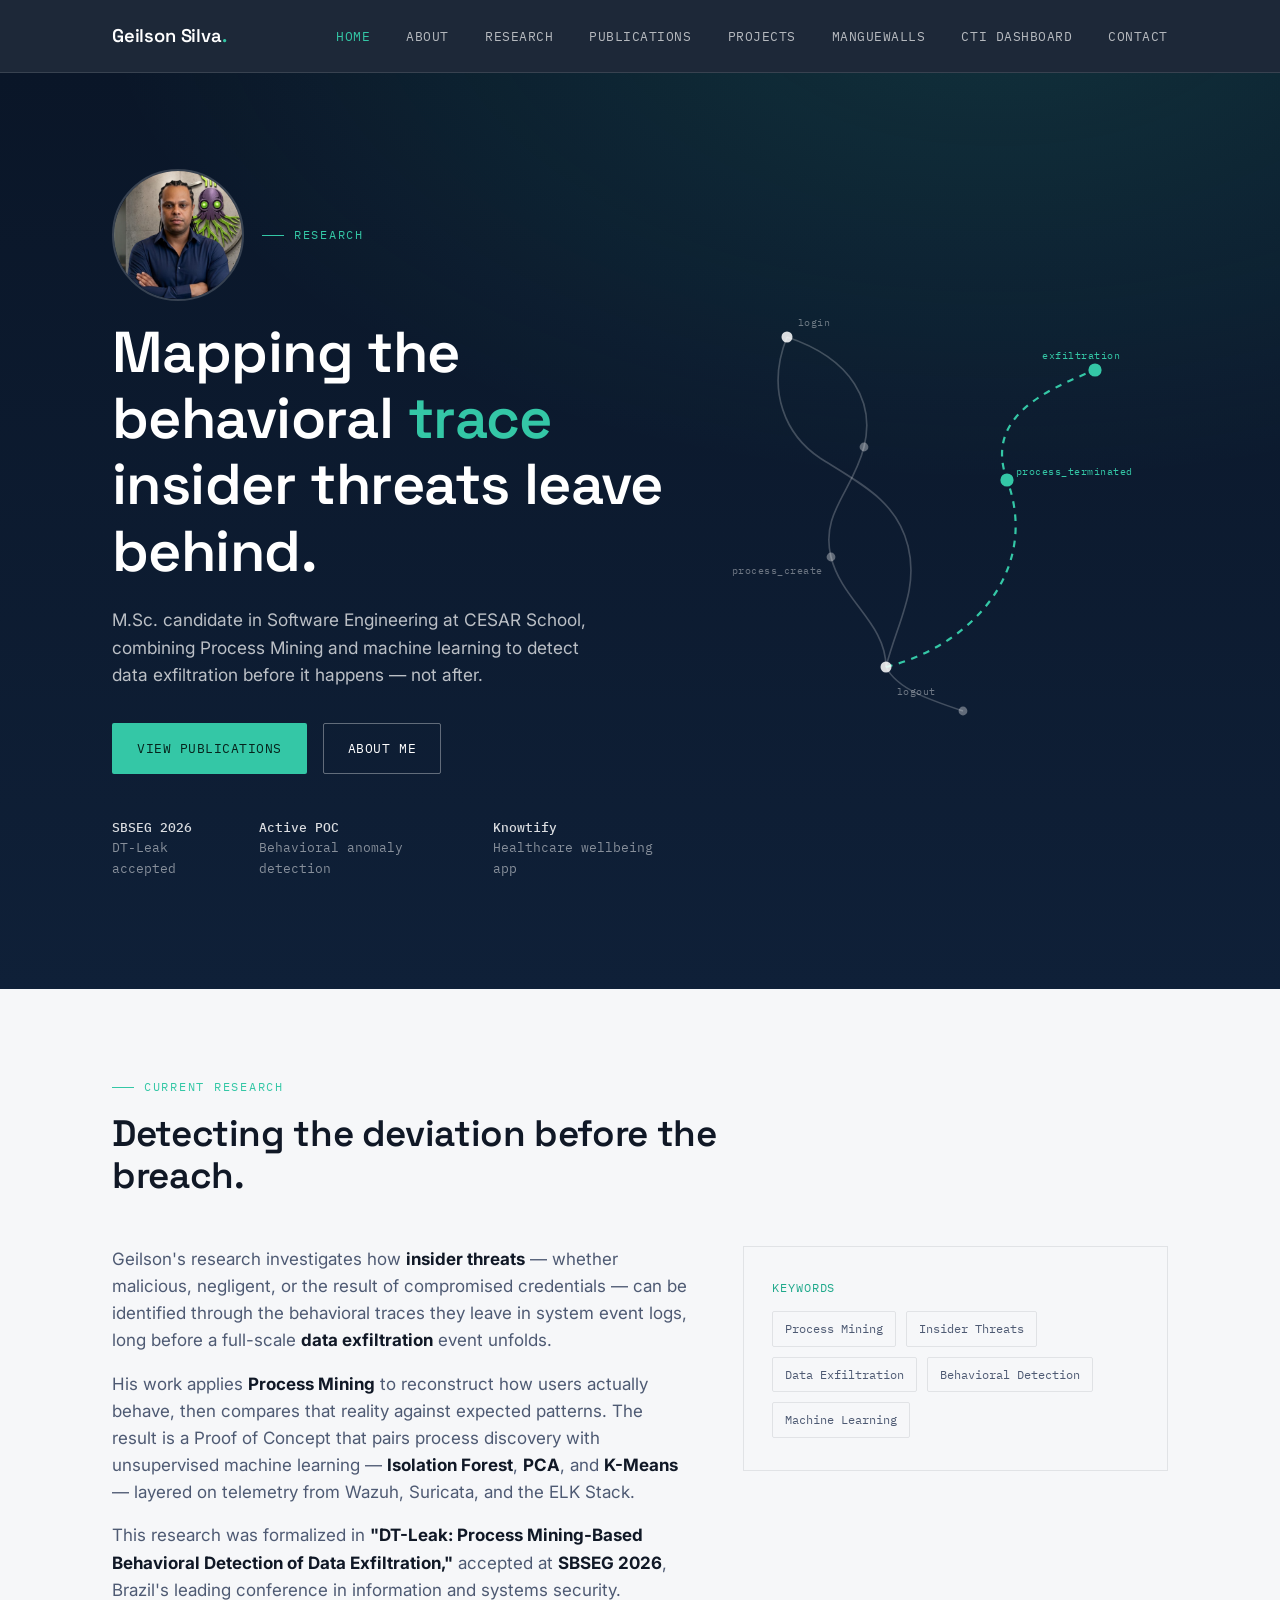
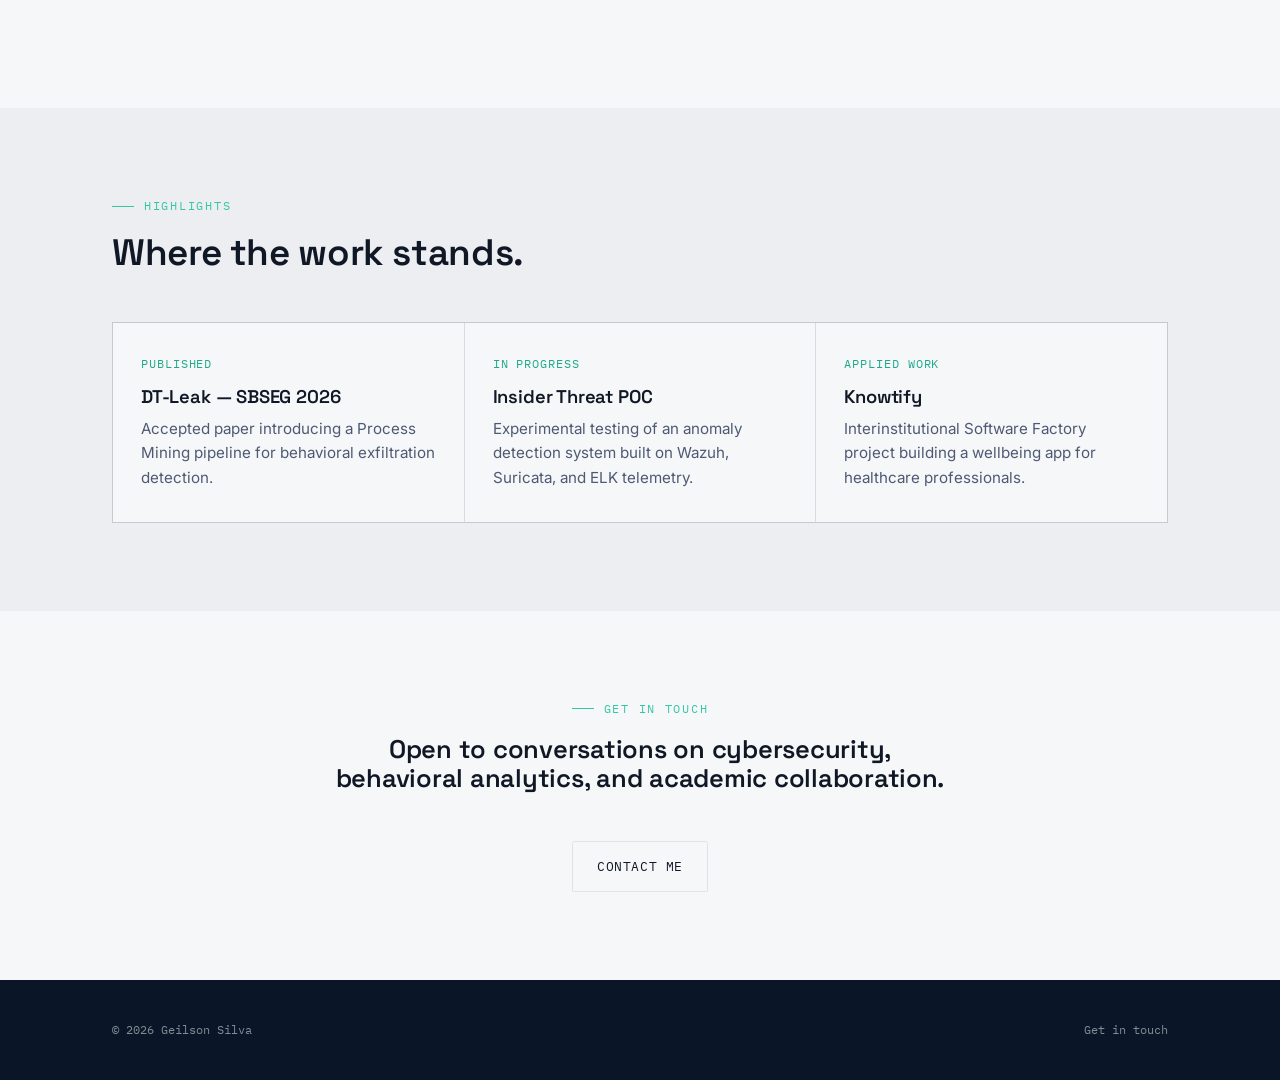
<file: index.html>
<!DOCTYPE html>
<html lang="en">
<head>
<meta charset="UTF-8">
<meta name="viewport" content="width=device-width, initial-scale=1.0">
<title>Geilson Silva — Process Mining &amp; Insider Threat Research</title>
<meta name="description" content="Geilson Silva is a Software Engineering M.Sc. candidate researching Process Mining-based detection of insider threats and data exfiltration.">
<link rel="preconnect" href="https://fonts.googleapis.com">
<link href="https://fonts.googleapis.com/css2?family=Space+Grotesk:wght@500;600;700&family=Inter:wght@400;500;600&family=IBM+Plex+Mono:wght@400;500&display=swap" rel="stylesheet">
<link rel="stylesheet" href="style.css">
</head>
<body>

<header class="site-header">
  <div class="container nav">
    <a href="index.html" class="nav-logo">Geilson Silva<span>.</span></a>
    <button class="nav-toggle" aria-label="Toggle menu" aria-expanded="false">☰</button>
    <ul class="nav-links">
      <li><a href="index.html">Home</a></li>
      <li><a href="about.html">About</a></li>
      <li><a href="research.html">Research</a></li>
      <li><a href="publications.html">Publications</a></li>
      <li><a href="projects.html">Projects</a></li>
      <li><a href="manguewalls.html">Manguewalls</a></li>
      <li><a href="cti-dashboard.html">CTI Dashboard</a></li>
      <li><a href="contact.html">Contact</a></li>
    </ul>
  </div>
</header>

<section class="hero">
  <div class="container hero-grid">
    <div>
      <div style="display:flex; align-items:center; gap:18px; margin-bottom:8px;">
        <div class="avatar-chip">
          <img src="assets/geilson-photo.jpg" alt="Geilson Silva">
        </div>
        <p class="eyebrow" style="margin:0;">Research</p>
      </div>
      <h1>Mapping the behavioral <em>trace</em> insider threats leave behind.</h1>
      <p class="hero-sub">M.Sc. candidate in Software Engineering at CESAR School, combining Process Mining and machine learning to detect data exfiltration before it happens — not after.</p>
      <div class="hero-actions">
        <a href="publications.html" class="btn btn-primary">View Publications</a>
        <a href="about.html" class="btn btn-ghost">About Me</a>
      </div>
      <div class="hero-meta">
        <div><strong>SBSEG 2026</strong><br>DT-Leak accepted</div>
        <div><strong>Active POC</strong><br>Behavioral anomaly detection</div>
        <div><strong>Knowtify</strong><br>Healthcare wellbeing app</div>
      </div>
    </div>
    <div class="trace-wrap">
      <!-- Signature graphic: a process trace with one anomalous path, literalizing the research subject -->
      <svg class="trace-svg" viewBox="0 0 400 420" xmlns="http://www.w3.org/2000/svg" role="img" aria-label="Diagram of a normal process trace branching into an anomalous path">
        <path class="trace-path" d="M60,40 C120,60 140,100 130,140 C120,180 90,200 100,240 C110,280 150,300 150,340" />
        <path class="trace-path" d="M60,40 C40,90 60,130 90,150 C130,175 160,190 170,230 C180,270 160,300 150,340" />
        <path class="trace-path" d="M150,340 C160,360 190,370 220,380" />
        <path class="trace-path anomaly" d="M150,340 C230,320 290,250 260,170 C240,115 290,90 340,70" />

        <circle class="trace-node" cx="60" cy="40" r="5" />
        <circle class="trace-node dim" cx="130" cy="140" r="4" />
        <circle class="trace-node dim" cx="100" cy="240" r="4" />
        <circle class="trace-node" cx="150" cy="340" r="5" />
        <circle class="trace-node dim" cx="220" cy="380" r="4" />
        <circle class="trace-node anomaly" cx="260" cy="170" r="6" />
        <circle class="trace-node anomaly" cx="340" cy="70" r="6" />

        <text class="trace-label" x="70" y="30">login</text>
        <text class="trace-label" x="10" y="255">process_create</text>
        <text class="trace-label" x="160" y="365">logout</text>
        <text class="trace-label anomaly" x="268" y="165">process_terminated</text>
        <text class="trace-label anomaly" x="292" y="60">exfiltration</text>
      </svg>
    </div>
  </div>
</section>

<section class="section">
  <div class="container">
    <div class="section-head">
      <p class="eyebrow">Current Research</p>
      <h2>Detecting the deviation before the breach.</h2>
    </div>
    <div class="split">
      <div class="prose">
        <p>Geilson's research investigates how <strong>insider threats</strong> — whether malicious, negligent, or the result of compromised credentials — can be identified through the behavioral traces they leave in system event logs, long before a full-scale <strong>data exfiltration</strong> event unfolds.</p>
        <p>His work applies <strong>Process Mining</strong> to reconstruct how users actually behave, then compares that reality against expected patterns. The result is a Proof of Concept that pairs process discovery with unsupervised machine learning — <strong>Isolation Forest</strong>, <strong>PCA</strong>, and <strong>K-Means</strong> — layered on telemetry from Wazuh, Suricata, and the ELK Stack.</p>
        <p>This research was formalized in <strong>"DT-Leak: Process Mining-Based Behavioral Detection of Data Exfiltration,"</strong> accepted at <strong>SBSEG 2026</strong>, Brazil's leading conference in information and systems security.</p>
      </div>
      <div>
        <div class="card" style="border:1px solid var(--border);">
          <p class="tag">Keywords</p>
          <div class="keywords" style="margin-top:14px;">
            <span class="keyword">Process Mining</span>
            <span class="keyword">Insider Threats</span>
            <span class="keyword">Data Exfiltration</span>
            <span class="keyword">Behavioral Detection</span>
            <span class="keyword">Machine Learning</span>
          </div>
        </div>
      </div>
    </div>
  </div>
</section>

<section class="section section-alt">
  <div class="container">
    <div class="section-head">
      <p class="eyebrow">Highlights</p>
      <h2>Where the work stands.</h2>
    </div>
  </div>
  <div class="container">
    <div class="card-grid">
      <div class="card">
        <p class="tag">Published</p>
        <h3>DT-Leak — SBSEG 2026</h3>
        <p>Accepted paper introducing a Process Mining pipeline for behavioral exfiltration detection.</p>
      </div>
      <div class="card">
        <p class="tag">In Progress</p>
        <h3>Insider Threat POC</h3>
        <p>Experimental testing of an anomaly detection system built on Wazuh, Suricata, and ELK telemetry.</p>
      </div>
      <div class="card">
        <p class="tag">Applied Work</p>
        <h3>Knowtify</h3>
        <p>Interinstitutional Software Factory project building a wellbeing app for healthcare professionals.</p>
      </div>
    </div>
  </div>
</section>

<section class="section text-center">
  <div class="container">
    <p class="eyebrow" style="justify-content:center;">Get in touch</p>
    <h2 style="margin-top:14px;">Open to conversations on cybersecurity,<br>behavioral analytics, and academic collaboration.</h2>
    <div class="mt-lg">
      <a href="contact.html" class="btn btn-ghost-dark">Contact Me</a>
    </div>
  </div>
</section>

<footer class="site-footer">
  <div class="container footer-row">
    <span>© 2026 Geilson Silva</span>
    <span><a href="contact.html">Get in touch</a></span>
  </div>
</footer>

<script src="script.js"></script>
</body>
</html>
</file>
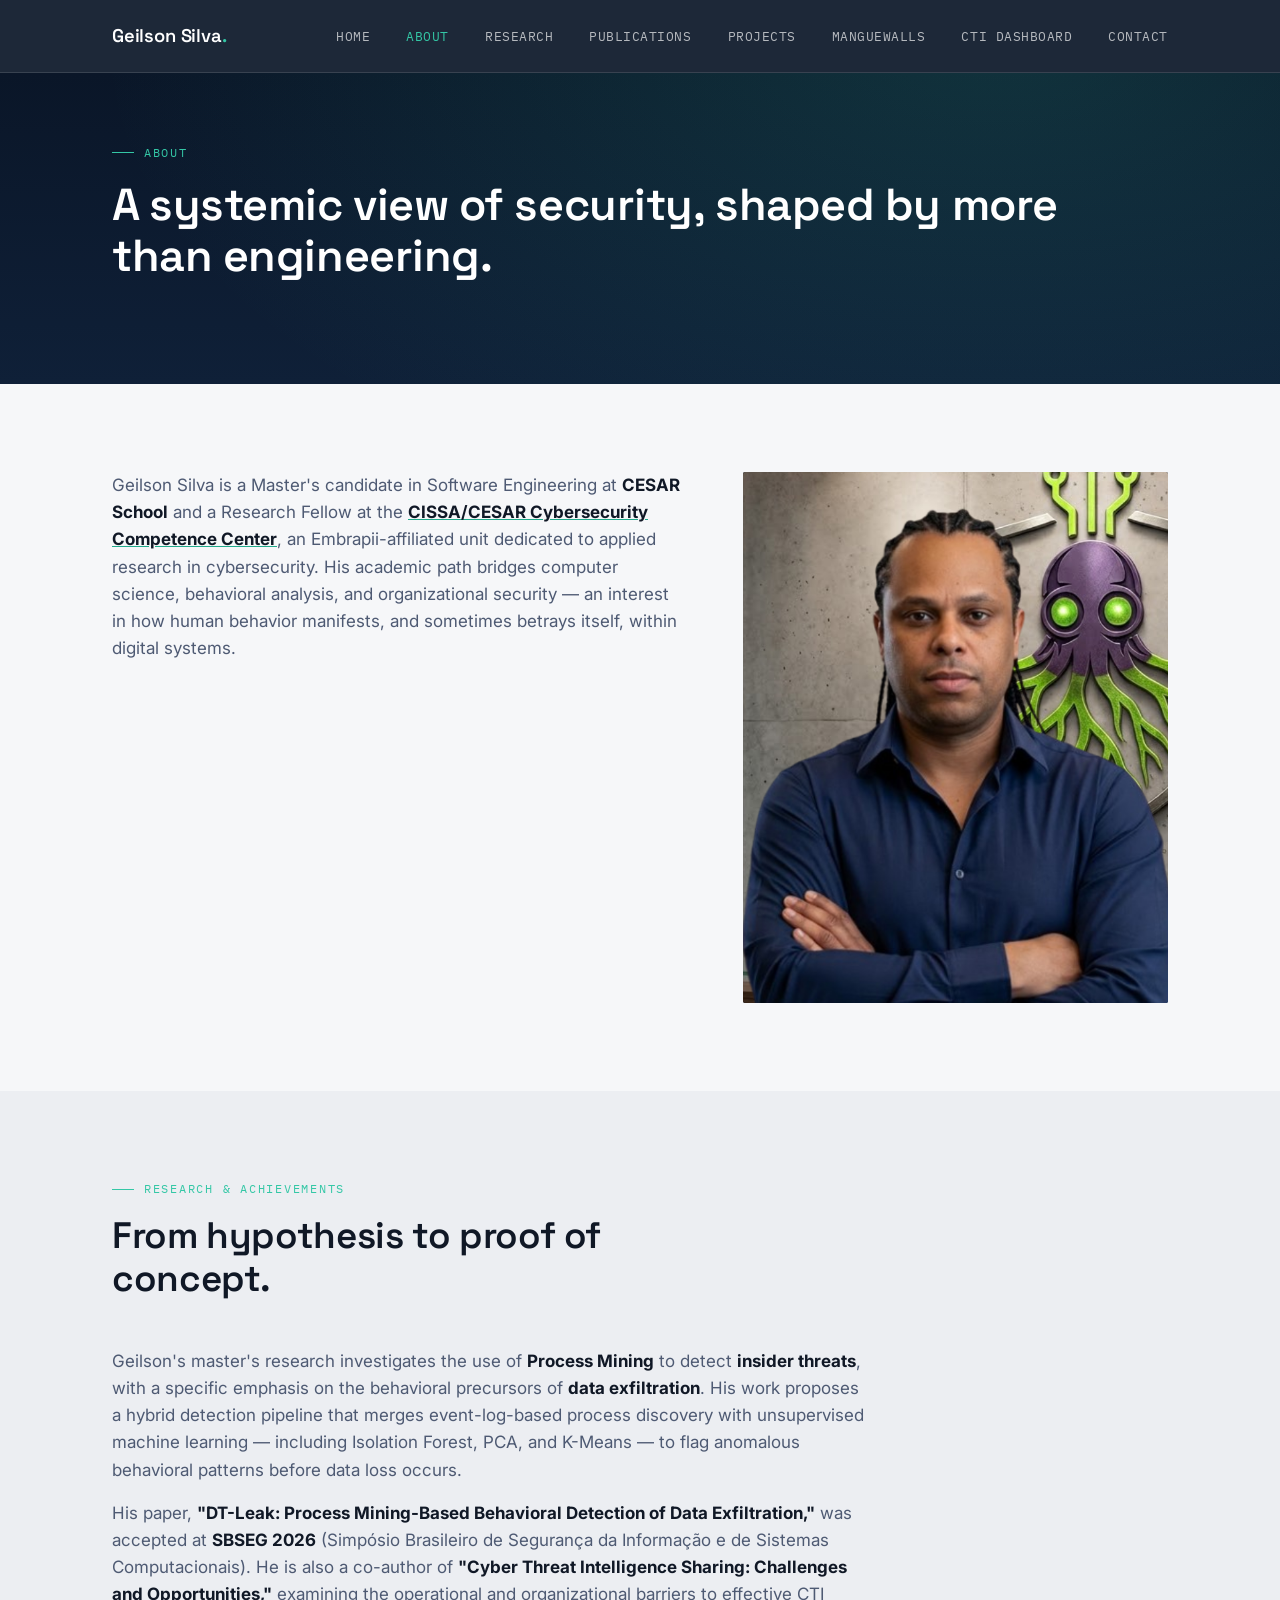
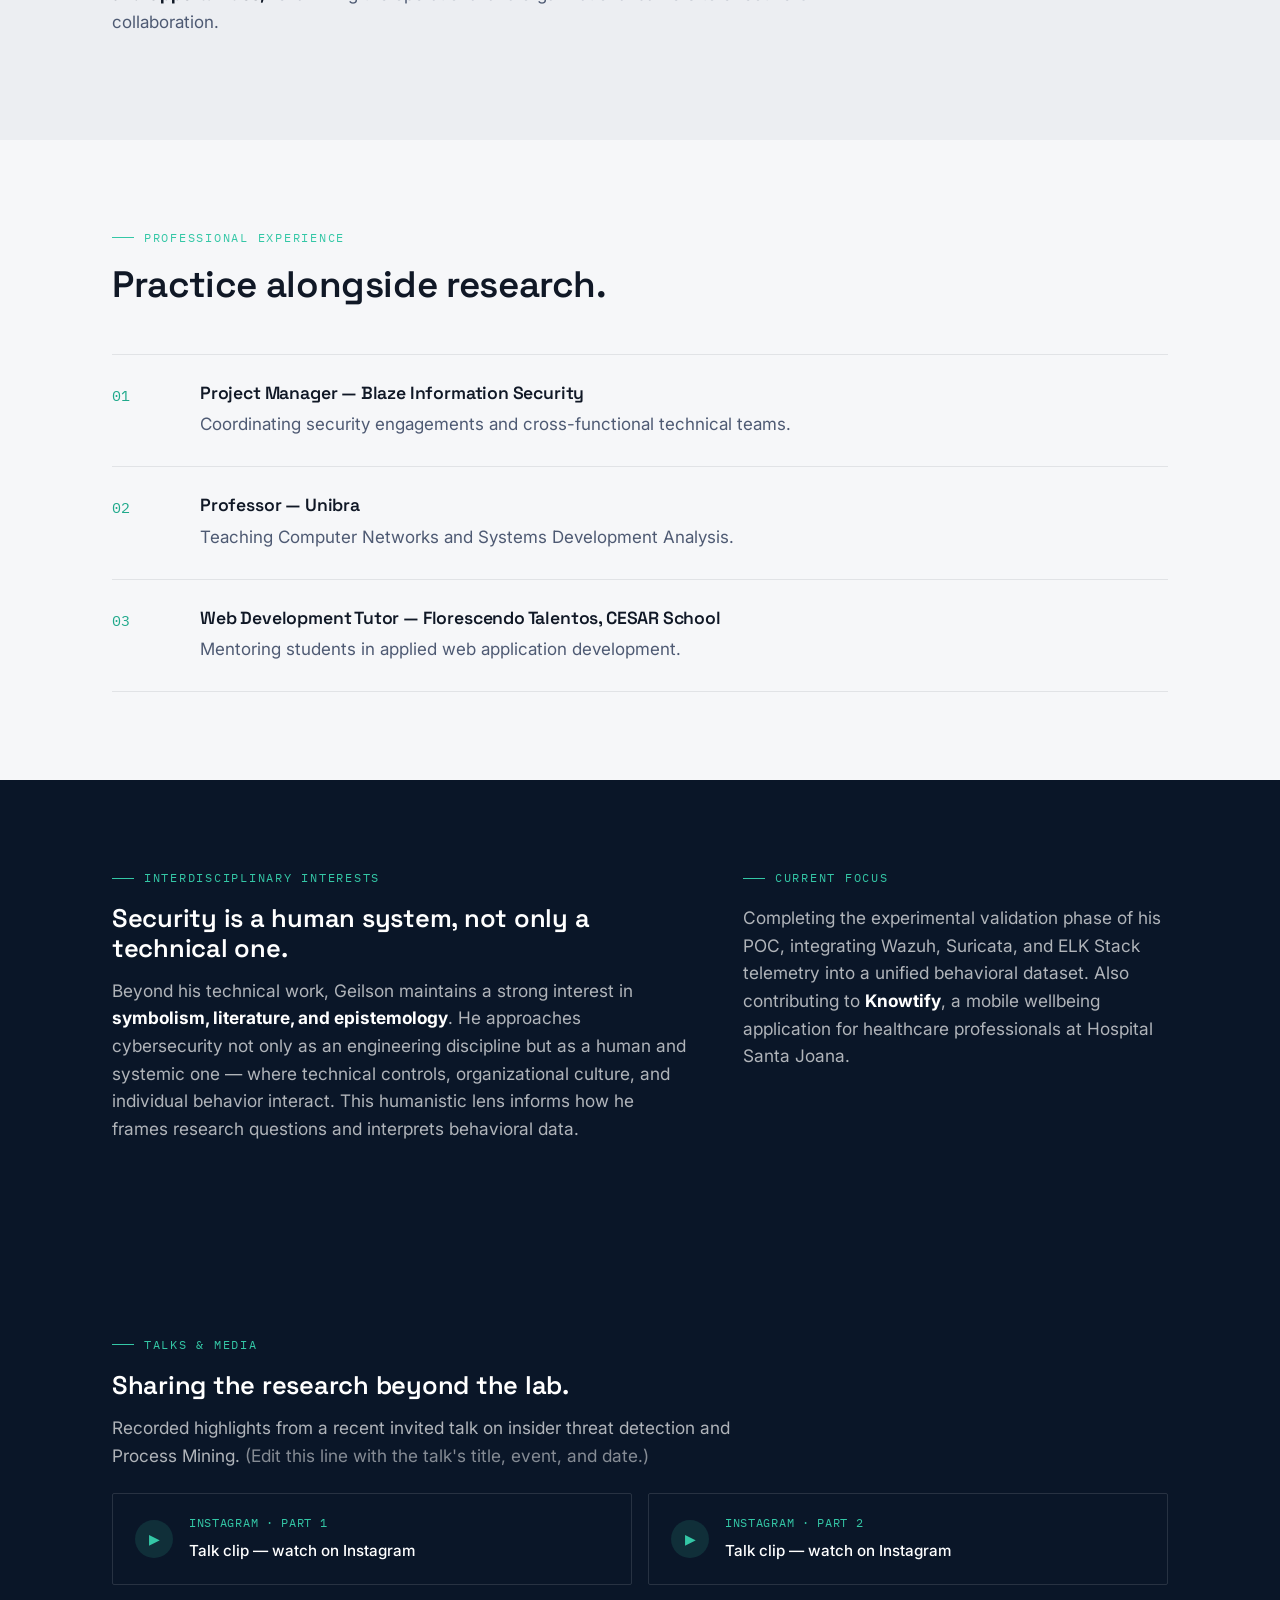
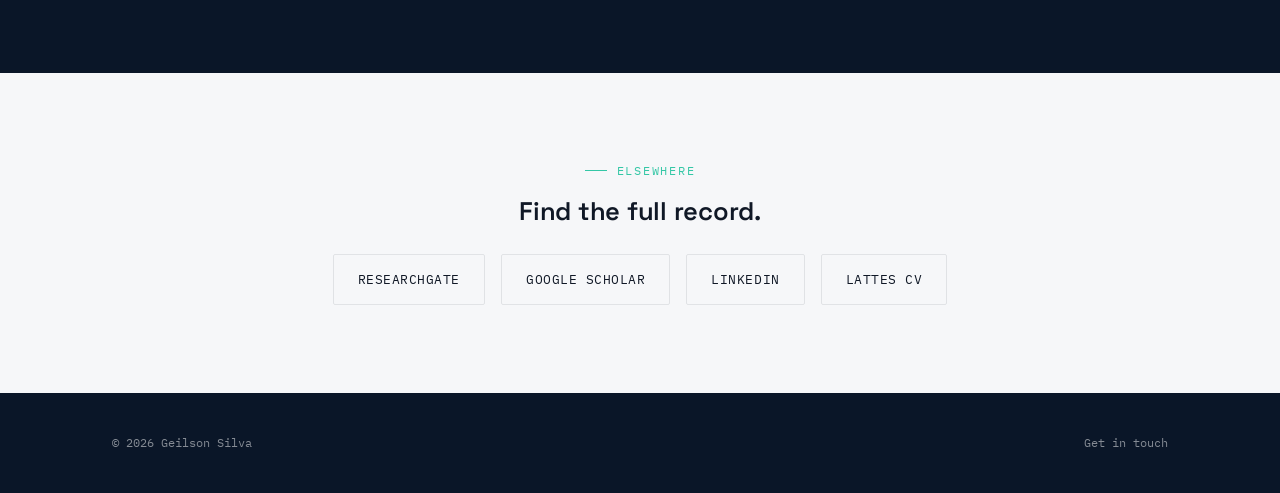
<file: about.html>
<!DOCTYPE html>
<html lang="en">
<head>
<meta charset="UTF-8">
<meta name="viewport" content="width=device-width, initial-scale=1.0">
<title>About — Geilson Silva</title>
<meta name="description" content="About Geilson Silva: research, professional experience, and interdisciplinary interests.">
<link rel="preconnect" href="https://fonts.googleapis.com">
<link href="https://fonts.googleapis.com/css2?family=Space+Grotesk:wght@500;600;700&family=Inter:wght@400;500;600&family=IBM+Plex+Mono:wght@400;500&display=swap" rel="stylesheet">
<link rel="stylesheet" href="style.css">
</head>
<body>

<header class="site-header">
  <div class="container nav">
    <a href="index.html" class="nav-logo">Geilson Silva<span>.</span></a>
    <button class="nav-toggle" aria-label="Toggle menu" aria-expanded="false">☰</button>
    <ul class="nav-links">
      <li><a href="index.html">Home</a></li>
      <li><a href="about.html">About</a></li>
      <li><a href="research.html">Research</a></li>
      <li><a href="publications.html">Publications</a></li>
      <li><a href="projects.html">Projects</a></li>
      <li><a href="manguewalls.html">Manguewalls</a></li>
      <li><a href="cti-dashboard.html">CTI Dashboard</a></li>
      <li><a href="contact.html">Contact</a></li>
    </ul>
  </div>
</header>

<section class="hero" style="padding:70px 0 80px;">
  <div class="container">
    <p class="eyebrow">About</p>
    <h1 style="font-size:clamp(2rem,4vw,2.8rem); margin-top:14px;">A systemic view of security, shaped by more than engineering.</h1>
  </div>
</section>

<section class="section">
  <div class="container split">
    <div class="prose">
      <p>Geilson Silva is a Master's candidate in Software Engineering at <strong>CESAR School</strong> and a Research Fellow at the <strong><a href="https://www.cesar.org.br/ciberseguranca" target="_blank" rel="noopener" style="color:inherit; text-decoration-color: var(--accent-strong);">CISSA/CESAR Cybersecurity Competence Center</a></strong>, an Embrapii-affiliated unit dedicated to applied research in cybersecurity. His academic path bridges computer science, behavioral analysis, and organizational security — an interest in how human behavior manifests, and sometimes betrays itself, within digital systems.</p>
    </div>
    <div>
      <div class="avatar-block">
        <img src="assets/geilson-photo.jpg" alt="Geilson Silva, portrait">
      </div>
    </div>
  </div>
</section>

<section class="section section-alt">
  <div class="container">
    <div class="section-head">
      <p class="eyebrow">Research &amp; Achievements</p>
      <h2>From hypothesis to proof of concept.</h2>
    </div>
    <div class="prose" style="max-width:760px;">
      <p>Geilson's master's research investigates the use of <strong>Process Mining</strong> to detect <strong>insider threats</strong>, with a specific emphasis on the behavioral precursors of <strong>data exfiltration</strong>. His work proposes a hybrid detection pipeline that merges event-log-based process discovery with unsupervised machine learning — including Isolation Forest, PCA, and K-Means — to flag anomalous behavioral patterns before data loss occurs.</p>
      <p>His paper, <strong>"DT-Leak: Process Mining-Based Behavioral Detection of Data Exfiltration,"</strong> was accepted at <strong>SBSEG 2026</strong> (Simpósio Brasileiro de Segurança da Informação e de Sistemas Computacionais). He is also a co-author of <strong>"Cyber Threat Intelligence Sharing: Challenges and Opportunities,"</strong> examining the operational and organizational barriers to effective CTI collaboration.</p>
    </div>
  </div>
</section>

<section class="section">
  <div class="container">
    <div class="section-head">
      <p class="eyebrow">Professional Experience</p>
      <h2>Practice alongside research.</h2>
    </div>
    <ul class="steps">
      <li class="step">
        <span class="num">01</span>
        <div>
          <h3>Project Manager — Blaze Information Security</h3>
          <p>Coordinating security engagements and cross-functional technical teams.</p>
        </div>
      </li>
      <li class="step">
        <span class="num">02</span>
        <div>
          <h3>Professor — Unibra</h3>
          <p>Teaching Computer Networks and Systems Development Analysis.</p>
        </div>
      </li>
      <li class="step">
        <span class="num">03</span>
        <div>
          <h3>Web Development Tutor — Florescendo Talentos, CESAR School</h3>
          <p>Mentoring students in applied web application development.</p>
        </div>
      </li>
    </ul>
  </div>
</section>

<section class="section section-dark">
  <div class="container split">
    <div>
      <p class="eyebrow">Interdisciplinary Interests</p>
      <h2 style="margin-top:14px;">Security is a human system, not only a technical one.</h2>
      <p class="lede">Beyond his technical work, Geilson maintains a strong interest in <strong style="color:#fff;">symbolism, literature, and epistemology</strong>. He approaches cybersecurity not only as an engineering discipline but as a human and systemic one — where technical controls, organizational culture, and individual behavior interact. This humanistic lens informs how he frames research questions and interprets behavioral data.</p>
    </div>
    <div>
      <p class="eyebrow">Current Focus</p>
      <p class="lede" style="margin-top:14px;">Completing the experimental validation phase of his POC, integrating Wazuh, Suricata, and ELK Stack telemetry into a unified behavioral dataset. Also contributing to <strong style="color:#fff;">Knowtify</strong>, a mobile wellbeing application for healthcare professionals at Hospital Santa Joana.</p>
    </div>
  </div>
</section>

<section class="section section-dark">
  <div class="container">
    <p class="eyebrow">Talks &amp; Media</p>
    <h2 style="margin-top:14px;">Sharing the research beyond the lab.</h2>
    <p class="lede" style="margin-top:14px; max-width:640px;">Recorded highlights from a recent invited talk on insider threat detection and Process Mining. <em style="color:rgba(255,255,255,0.5); font-style:normal;">(Edit this line with the talk's title, event, and date.)</em></p>
    <div class="talk-grid">
      <a href="https://www.instagram.com/p/DP32Oz-EQMU/" target="_blank" rel="noopener" class="talk-card">
        <span class="icon">▶</span>
        <span>
          <span class="label">Instagram · Part 1</span>
          <span class="title">Talk clip — watch on Instagram</span>
        </span>
      </a>
      <a href="https://www.instagram.com/p/DP31xNVEXGM/?utm_source=ig_web_copy_link&igsh=MzRlODBiNWFlZA==" target="_blank" rel="noopener" class="talk-card">
        <span class="icon">▶</span>
        <span>
          <span class="label">Instagram · Part 2</span>
          <span class="title">Talk clip — watch on Instagram</span>
        </span>
      </a>
    </div>
  </div>
</section>

<section class="section text-center">
  <div class="container">
    <p class="eyebrow" style="justify-content:center;">Elsewhere</p>
    <h2 style="margin-top:14px;">Find the full record.</h2>
    <div class="hero-actions" style="justify-content:center; margin-top:28px; flex-wrap:wrap;">
      <a href="https://www.researchgate.net/profile/Geilson-Silva-4?ev=hdr_xprf" target="_blank" rel="noopener" class="btn btn-ghost-dark">ResearchGate</a>
      <a href="https://scholar.google.com.br/citations?user=PN2JZTYAAAAJ&hl=pt-BR" target="_blank" rel="noopener" class="btn btn-ghost-dark">Google Scholar</a>
      <a href="https://www.linkedin.com/in/geilsonfidelis/" target="_blank" rel="noopener" class="btn btn-ghost-dark">LinkedIn</a>
      <a href="https://lattes.cnpq.br/7768352215702276" target="_blank" rel="noopener" class="btn btn-ghost-dark">Lattes CV</a>
    </div>
  </div>
</section>

<footer class="site-footer">
  <div class="container footer-row">
    <span>© 2026 Geilson Silva</span>
    <span><a href="contact.html">Get in touch</a></span>
  </div>
</footer>

<script src="script.js"></script>
</body>
</html>
</file>
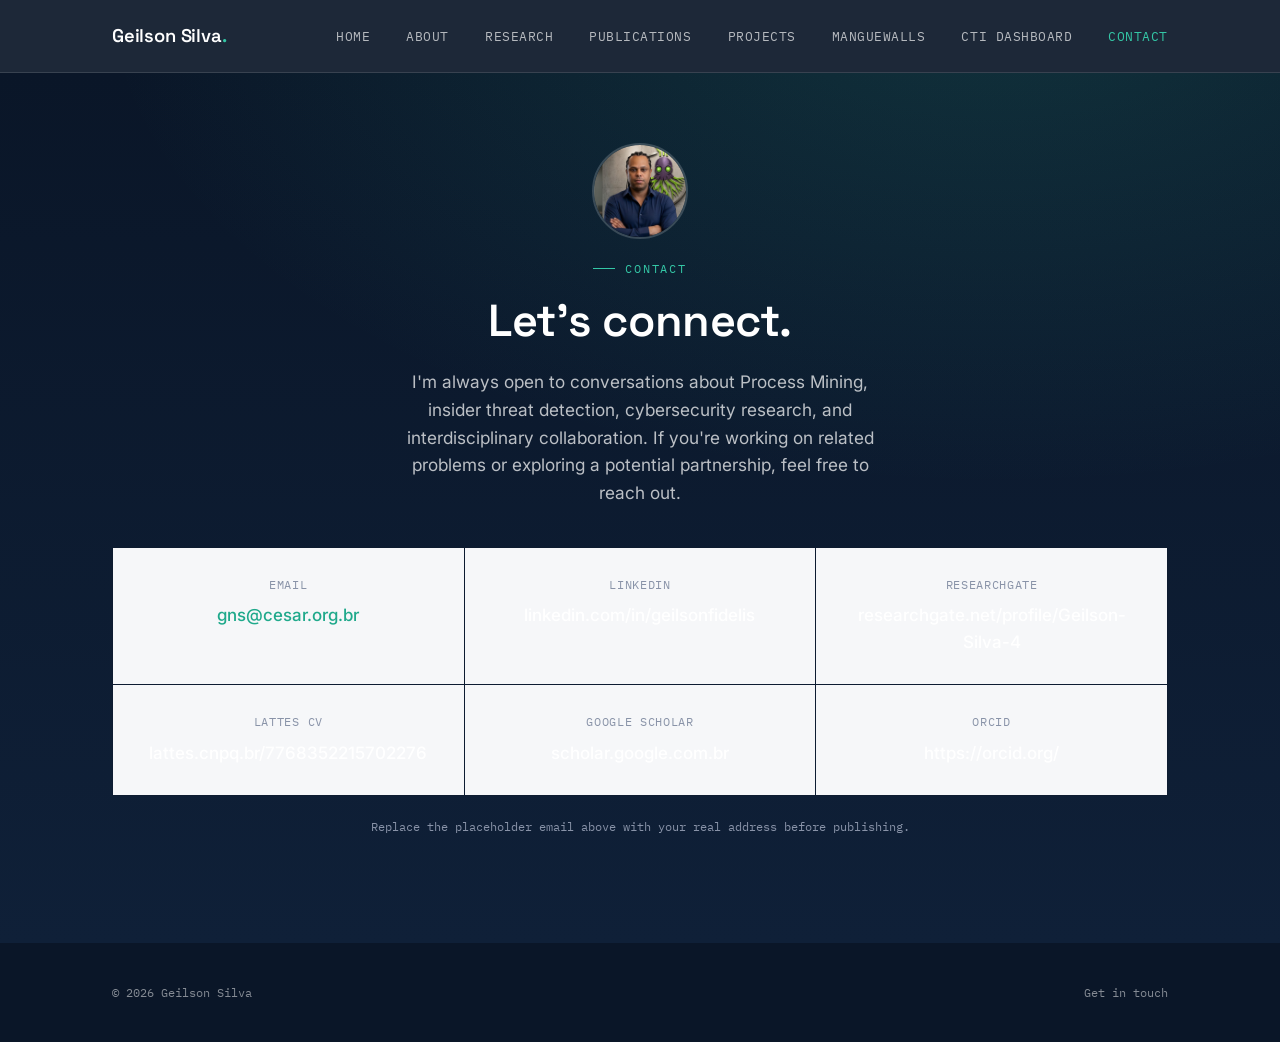
<file: contact.html>
<!DOCTYPE html>
<html lang="en">
<head>
<meta charset="UTF-8">
<meta name="viewport" content="width=device-width, initial-scale=1.0">
<title>Contact — Geilson Silva</title>
<meta name="description" content="Get in touch with Geilson Silva for research collaboration, academic inquiries, or partnerships.">
<link rel="preconnect" href="https://fonts.googleapis.com">
<link href="https://fonts.googleapis.com/css2?family=Space+Grotesk:wght@500;600;700&family=Inter:wght@400;500;600&family=IBM+Plex+Mono:wght@400;500&display=swap" rel="stylesheet">
<link rel="stylesheet" href="style.css">
</head>
<body>

<header class="site-header">
  <div class="container nav">
    <a href="index.html" class="nav-logo">Geilson Silva<span>.</span></a>
    <button class="nav-toggle" aria-label="Toggle menu" aria-expanded="false">☰</button>
    <ul class="nav-links">
      <li><a href="index.html">Home</a></li>
      <li><a href="about.html">About</a></li>
      <li><a href="research.html">Research</a></li>
      <li><a href="publications.html">Publications</a></li>
      <li><a href="projects.html">Projects</a></li>
      <li><a href="manguewalls.html">Manguewalls</a></li>
      <li><a href="cti-dashboard.html">CTI Dashboard</a></li>
      <li><a href="contact.html">Contact</a></li>
    </ul>
  </div>
</header>

<section class="hero" style="padding:70px 0 90px;">
  <div class="container text-center">
    <div class="avatar-chip" style="width:96px; height:96px; margin:0 auto 20px;">
      <img src="assets/geilson-photo.jpg" alt="Geilson Silva">
    </div>
    <p class="eyebrow" style="justify-content:center;">Contact</p>
    <h1 style="font-size:clamp(2rem,4vw,2.8rem); margin-top:14px;">Let's connect.</h1>
    <p class="hero-sub" style="margin:18px auto 0;">I'm always open to conversations about Process Mining, insider threat detection, cybersecurity research, and interdisciplinary collaboration. If you're working on related problems or exploring a potential partnership, feel free to reach out.</p>

    <div class="contact-grid">
      <a href="mailto:gns@cesar.org.br" class="contact-item">
        <span class="k">Email</span>
        <span class="v accent">gns@cesar.org.br</span>
      </a>
      <a href="https://www.linkedin.com/in/geilsonfidelis/" target="_blank" rel="noopener" class="contact-item">
        <span class="k">LinkedIn</span>
        <span class="v">linkedin.com/in/geilsonfidelis</span>
      </a>
      <a href="https://www.researchgate.net/profile/Geilson-Silva-4?ev=hdr_xprf" target="_blank" rel="noopener" class="contact-item">
        <span class="k">ResearchGate</span>
        <span class="v">researchgate.net/profile/Geilson-Silva-4</span>
      </a>
      <a href="https://lattes.cnpq.br/7768352215702276" target="_blank" rel="noopener" class="contact-item">
        <span class="k">Lattes CV</span>
        <span class="v">lattes.cnpq.br/7768352215702276</span>
      </a>
      <a href="https://scholar.google.com.br/citations?user=PN2JZTYAAAAJ&hl=pt-BR" target="_blank" rel="noopener" class="contact-item">
        <span class="k">Google Scholar</span>
        <span class="v">scholar.google.com.br</span>
      </a>
      <a href="https://orcid.org/0009-0002-0431-6603" target="_blank" rel="noopener" class="contact-item">
        <span class="k">ORCID</span>
        <span class="v">https://orcid.org/</span>
      </a>
    </div>

    <p class="avatar-note" style="margin-top:22px;">Replace the placeholder email above with your real address before publishing.</p>
  </div>
</section>

<footer class="site-footer">
  <div class="container footer-row">
    <span>© 2026 Geilson Silva</span>
    <span><a href="contact.html">Get in touch</a></span>
  </div>
</footer>

<script src="script.js"></script>
</body>
</html>
</file>
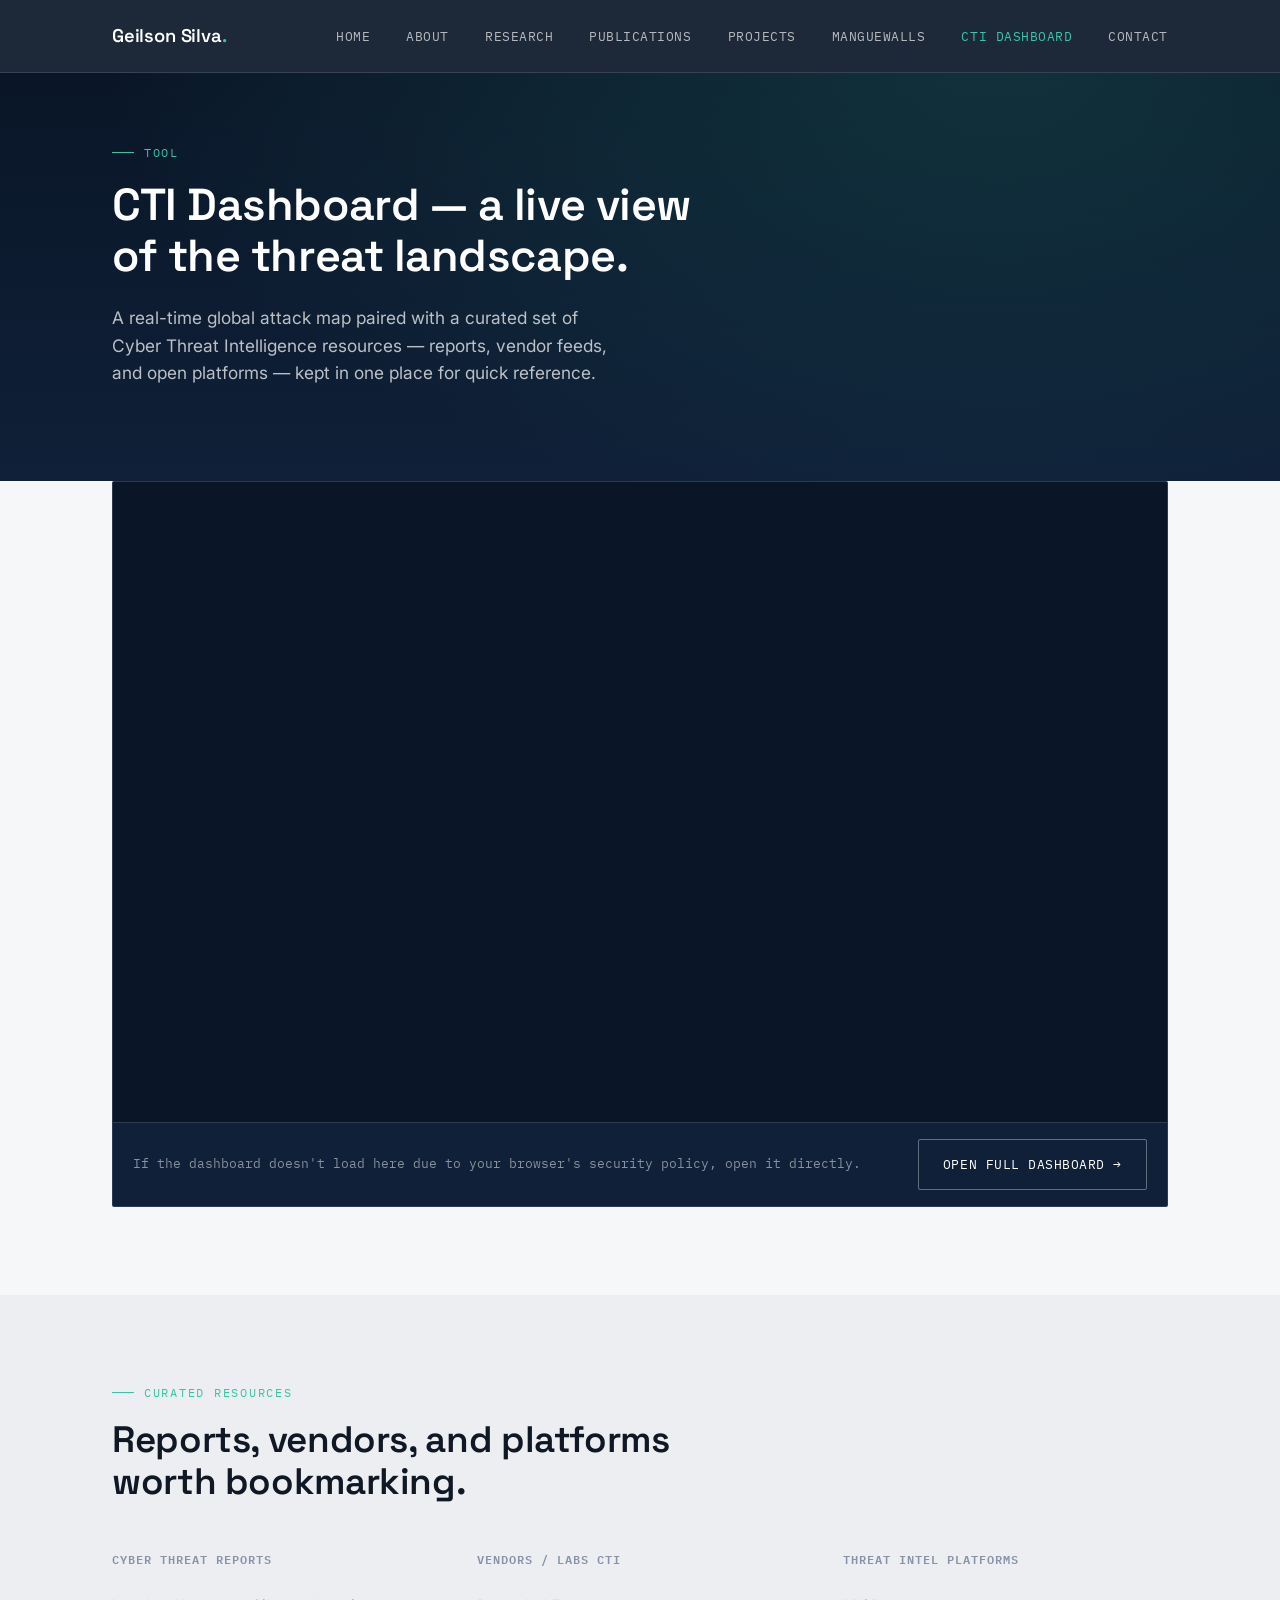
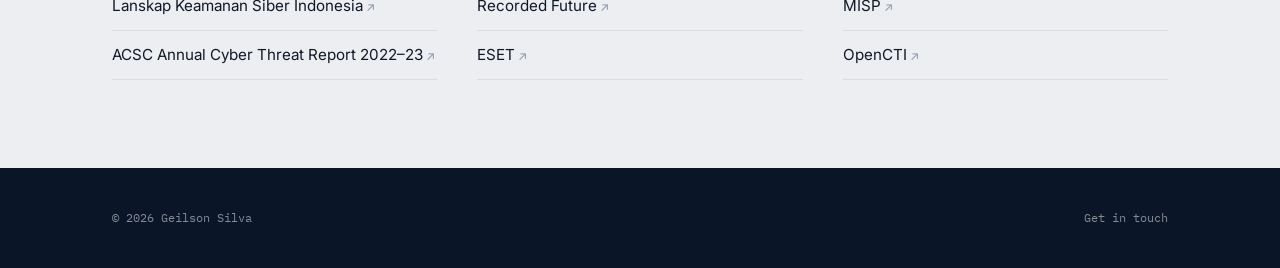
<file: cti-dashboard.html>
<!DOCTYPE html>
<html lang="en">
<head>
<meta charset="UTF-8">
<meta name="viewport" content="width=device-width, initial-scale=1.0">
<title>CTI Dashboard — Geilson Silva</title>
<meta name="description" content="A live global threat map paired with curated Cyber Threat Intelligence resources: reports, vendor feeds, and open platforms.">
<link rel="preconnect" href="https://fonts.googleapis.com">
<link href="https://fonts.googleapis.com/css2?family=Space+Grotesk:wght@500;600;700&family=Inter:wght@400;500;600&family=IBM+Plex+Mono:wght@400;500&display=swap" rel="stylesheet">
<link rel="stylesheet" href="style.css">
</head>
<body>

<header class="site-header">
  <div class="container nav">
    <a href="index.html" class="nav-logo">Geilson Silva<span>.</span></a>
    <button class="nav-toggle" aria-label="Toggle menu" aria-expanded="false">☰</button>
    <ul class="nav-links">
      <li><a href="index.html">Home</a></li>
      <li><a href="about.html">About</a></li>
      <li><a href="research.html">Research</a></li>
      <li><a href="publications.html">Publications</a></li>
      <li><a href="projects.html">Projects</a></li>
      <li><a href="manguewalls.html">Manguewalls</a></li>
      <li><a href="cti-dashboard.html">CTI Dashboard</a></li>
      <li><a href="contact.html">Contact</a></li>
    </ul>
  </div>
</header>

<section class="hero" style="padding:70px 0 60px;">
  <div class="container">
    <p class="eyebrow">Tool</p>
    <h1 style="font-size:clamp(2rem,4vw,2.8rem); margin-top:14px; max-width:20ch;">CTI Dashboard — a live view of the threat landscape.</h1>
    <p class="hero-sub" style="margin-top:18px;">A real-time global attack map paired with a curated set of Cyber Threat Intelligence resources — reports, vendor feeds, and open platforms — kept in one place for quick reference.</p>
  </div>
</section>

<section class="section" style="padding-top:0;">
  <div class="container">
    <div class="embed-card">
      <iframe src="https://ctig.netlify.app/" title="CTI Dashboard — live threat map and resources" loading="lazy" referrerpolicy="no-referrer-when-downgrade"></iframe>
      <div class="embed-fallback">
        <p>If the dashboard doesn't load here due to your browser's security policy, open it directly.</p>
        <a href="https://ctig.netlify.app/" target="_blank" rel="noopener" class="btn btn-ghost">Open Full Dashboard →</a>
      </div>
    </div>
  </div>
</section>

<section class="section section-alt">
  <div class="container">
    <div class="section-head">
      <p class="eyebrow">Curated Resources</p>
      <h2>Reports, vendors, and platforms worth bookmarking.</h2>
    </div>
    <div class="resource-cols">
      <div class="resource-col">
        <h4>Cyber Threat Reports</h4>
        <a href="https://www.bssn.go.id/wp-content/uploads/2024/03/Lanskap-Keamanan-Siber-Indonesia-2023.pdf" target="_blank" rel="noopener">Lanskap Keamanan Siber Indonesia</a>
        <a href="https://www.cyber.gov.au/about-us/view-all-content/reports-and-statistics/asd-cyber-threat-report-july-2022-june-2023" target="_blank" rel="noopener">ACSC Annual Cyber Threat Report 2022–23</a>
      </div>
      <div class="resource-col">
        <h4>Vendors / Labs CTI</h4>
        <a href="https://www.recordedfuture.com/" target="_blank" rel="noopener">Recorded Future</a>
        <a href="https://www.eset.com/" target="_blank" rel="noopener">ESET</a>
      </div>
      <div class="resource-col">
        <h4>Threat Intel Platforms</h4>
        <a href="https://www.misp-project.org/" target="_blank" rel="noopener">MISP</a>
        <a href="https://opencti.io/" target="_blank" rel="noopener">OpenCTI</a>
      </div>
    </div>
  </div>
</section>

<footer class="site-footer">
  <div class="container footer-row">
    <span>© 2026 Geilson Silva</span>
    <span><a href="contact.html">Get in touch</a></span>
  </div>
</footer>

<script src="script.js"></script>
</body>
</html>
</file>
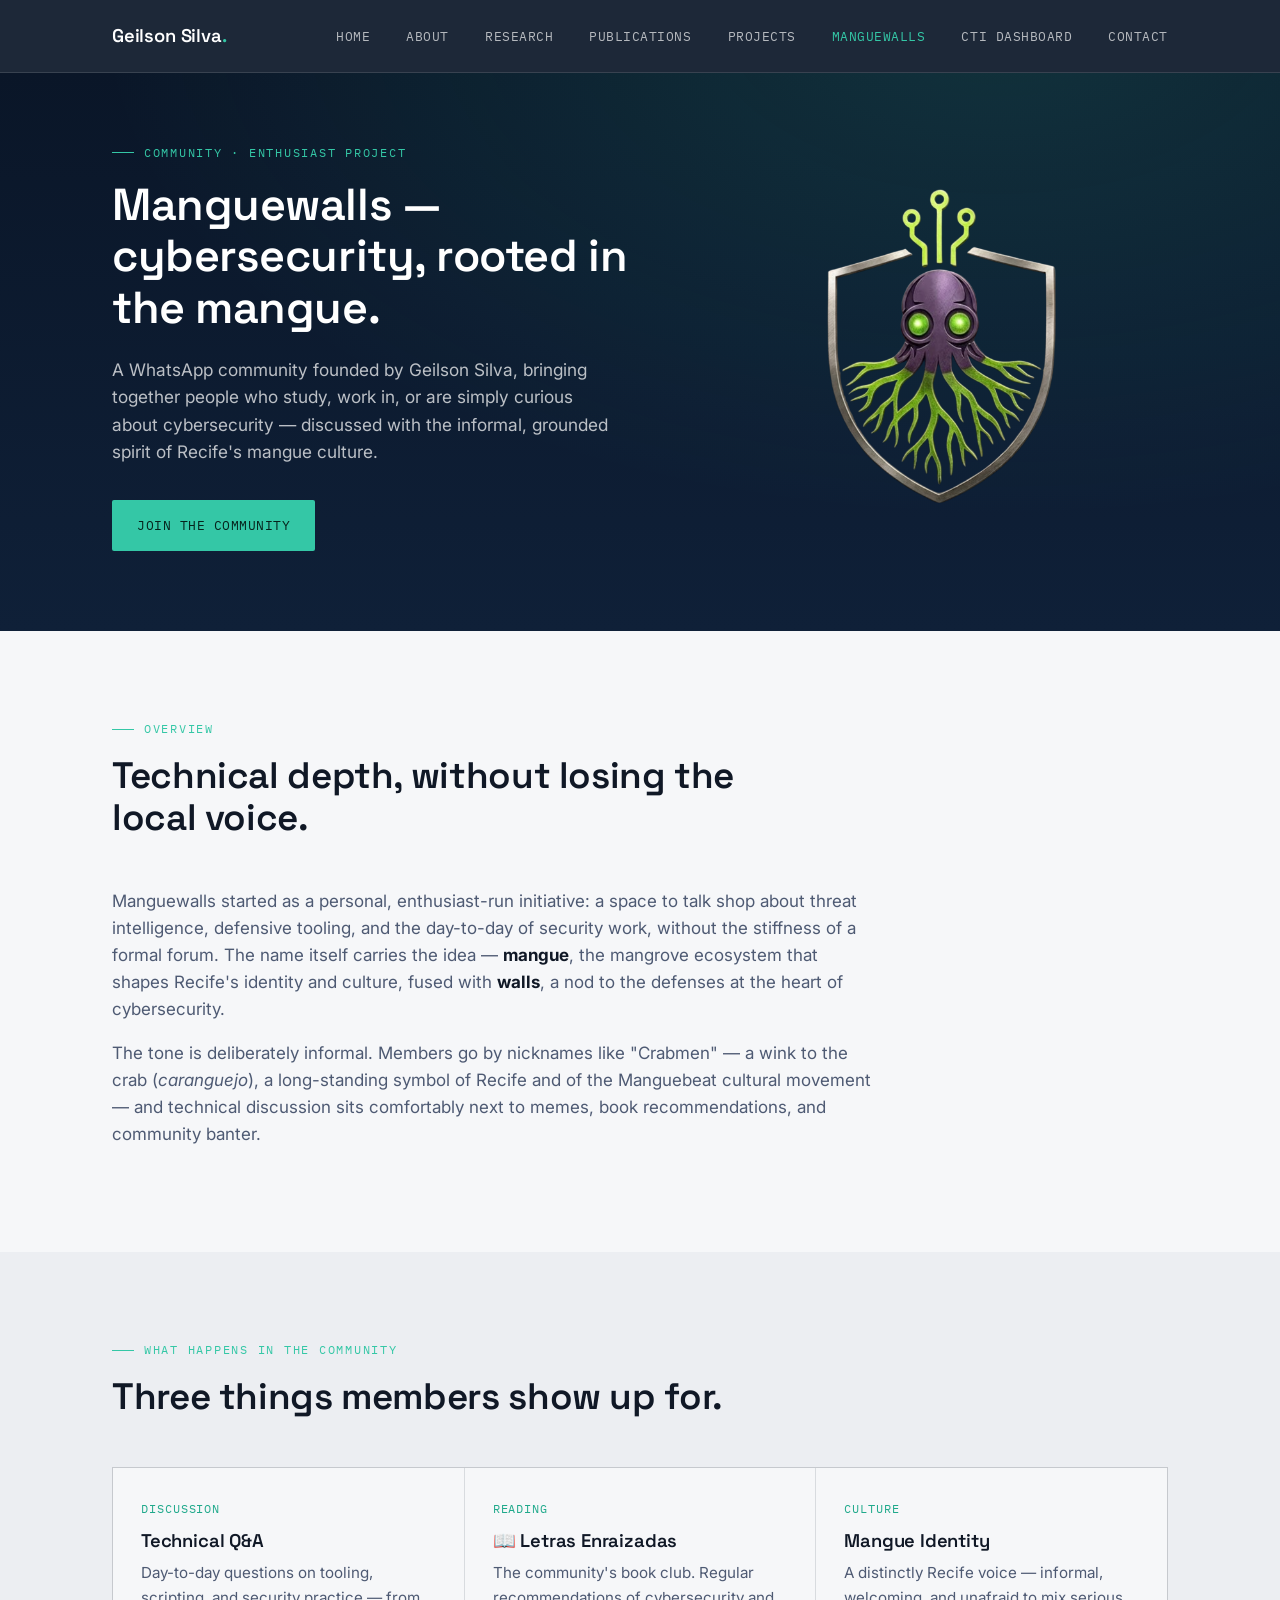
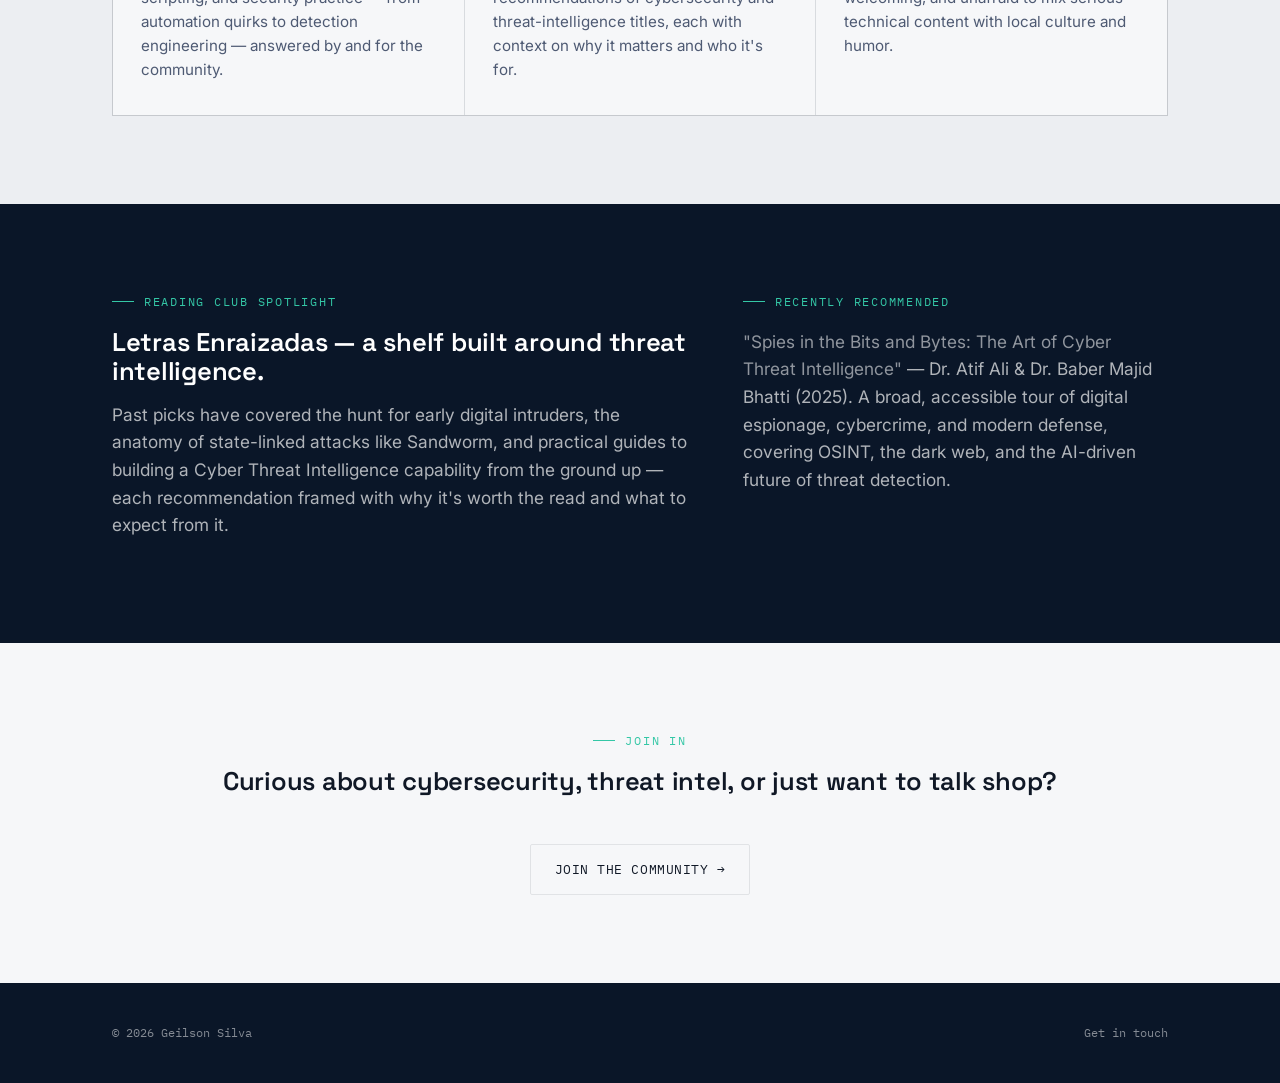
<file: manguewalls.html>
<!DOCTYPE html>
<html lang="en">
<head>
<meta charset="UTF-8">
<meta name="viewport" content="width=device-width, initial-scale=1.0">
<title>Manguewalls — Geilson Silva</title>
<meta name="description" content="Manguewalls: a WhatsApp community for cybersecurity discussion and continuous learning, founded by Geilson Silva.">
<link rel="preconnect" href="https://fonts.googleapis.com">
<link href="https://fonts.googleapis.com/css2?family=Space+Grotesk:wght@500;600;700&family=Inter:wght@400;500;600&family=IBM+Plex+Mono:wght@400;500&display=swap" rel="stylesheet">
<link rel="stylesheet" href="style.css">
</head>
<body>

<header class="site-header">
  <div class="container nav">
    <a href="index.html" class="nav-logo">Geilson Silva<span>.</span></a>
    <button class="nav-toggle" aria-label="Toggle menu" aria-expanded="false">☰</button>
    <ul class="nav-links">
      <li><a href="index.html">Home</a></li>
      <li><a href="about.html">About</a></li>
      <li><a href="research.html">Research</a></li>
      <li><a href="publications.html">Publications</a></li>
      <li><a href="projects.html">Projects</a></li>
      <li><a href="manguewalls.html">Manguewalls</a></li>
      <li><a href="cti-dashboard.html">CTI Dashboard</a></li>
      <li><a href="contact.html">Contact</a></li>
    </ul>
  </div>
</header>

<section class="hero" style="padding:70px 0 80px;">
  <div class="container hero-grid">
    <div>
      <p class="eyebrow">Community · Enthusiast Project</p>
      <h1 style="font-size:clamp(2rem,4vw,2.8rem); margin-top:14px; max-width:20ch;">Manguewalls — cybersecurity, rooted in the mangue.</h1>
      <p class="hero-sub" style="margin-top:18px;">A WhatsApp community founded by Geilson Silva, bringing together people who study, work in, or are simply curious about cybersecurity — discussed with the informal, grounded spirit of Recife's mangue culture.</p>
      <div class="hero-actions">
        <a href="https://chat.whatsapp.com/I54xFfuXJdz5TxYGsw5qDs" target="_blank" rel="noopener" class="btn btn-primary">Join the Community</a>
      </div>
    </div>
    <div class="trace-wrap">
      <img src="assets/manguewalls-logo.png" alt="Manguewalls community crest: a circuit-rooted creature inside a shield" style="width:100%; max-width:320px; height:auto;">
    </div>
  </div>
</section>

<section class="section">
  <div class="container">
    <div class="section-head">
      <p class="eyebrow">Overview</p>
      <h2>Technical depth, without losing the local voice.</h2>
    </div>
    <div class="prose" style="max-width:760px;">
      <p>Manguewalls started as a personal, enthusiast-run initiative: a space to talk shop about threat intelligence, defensive tooling, and the day-to-day of security work, without the stiffness of a formal forum. The name itself carries the idea — <strong>mangue</strong>, the mangrove ecosystem that shapes Recife's identity and culture, fused with <strong>walls</strong>, a nod to the defenses at the heart of cybersecurity.</p>
      <p>The tone is deliberately informal. Members go by nicknames like "Crabmen" — a wink to the crab (<em>caranguejo</em>), a long-standing symbol of Recife and of the Manguebeat cultural movement — and technical discussion sits comfortably next to memes, book recommendations, and community banter.</p>
    </div>
  </div>
</section>

<section class="section section-alt">
  <div class="container">
    <div class="section-head">
      <p class="eyebrow">What happens in the community</p>
      <h2>Three things members show up for.</h2>
    </div>
    <div class="card-grid">
      <div class="card">
        <p class="tag">Discussion</p>
        <h3>Technical Q&amp;A</h3>
        <p>Day-to-day questions on tooling, scripting, and security practice — from automation quirks to detection engineering — answered by and for the community.</p>
      </div>
      <div class="card">
        <p class="tag">Reading</p>
        <h3>📖 Letras Enraizadas</h3>
        <p>The community's book club. Regular recommendations of cybersecurity and threat-intelligence titles, each with context on why it matters and who it's for.</p>
      </div>
      <div class="card">
        <p class="tag">Culture</p>
        <h3>Mangue Identity</h3>
        <p>A distinctly Recife voice — informal, welcoming, and unafraid to mix serious technical content with local culture and humor.</p>
      </div>
    </div>
  </div>
</section>

<section class="section section-dark">
  <div class="container split">
    <div>
      <p class="eyebrow">Reading Club Spotlight</p>
      <h2 style="margin-top:14px; font-size:1.6rem;">Letras Enraizadas — a shelf built around threat intelligence.</h2>
      <p class="lede" style="margin-top:14px;">Past picks have covered the hunt for early digital intruders, the anatomy of state-linked attacks like Sandworm, and practical guides to building a Cyber Threat Intelligence capability from the ground up — each recommendation framed with why it's worth the read and what to expect from it.</p>
    </div>
    <div>
      <p class="eyebrow">Recently Recommended</p>
      <p class="lede" style="margin-top:14px;"><em style="color:rgba(255,255,255,0.55); font-style:normal;">"Spies in the Bits and Bytes: The Art of Cyber Threat Intelligence"</em> — Dr. Atif Ali &amp; Dr. Baber Majid Bhatti (2025). A broad, accessible tour of digital espionage, cybercrime, and modern defense, covering OSINT, the dark web, and the AI-driven future of threat detection.</p>
    </div>
  </div>
</section>

<section class="section text-center">
  <div class="container">
    <p class="eyebrow" style="justify-content:center;">Join in</p>
    <h2 style="margin-top:14px;">Curious about cybersecurity, threat intel, or just want to talk shop?</h2>
    <div class="mt-lg">
      <a href="https://chat.whatsapp.com/I54xFfuXJdz5TxYGsw5qDs" target="_blank" rel="noopener" class="btn btn-ghost-dark">Join the Community →</a>
    </div>
  </div>
</section>

<footer class="site-footer">
  <div class="container footer-row">
    <span>© 2026 Geilson Silva</span>
    <span><a href="contact.html">Get in touch</a></span>
  </div>
</footer>

<script src="script.js"></script>
</body>
</html>
</file>
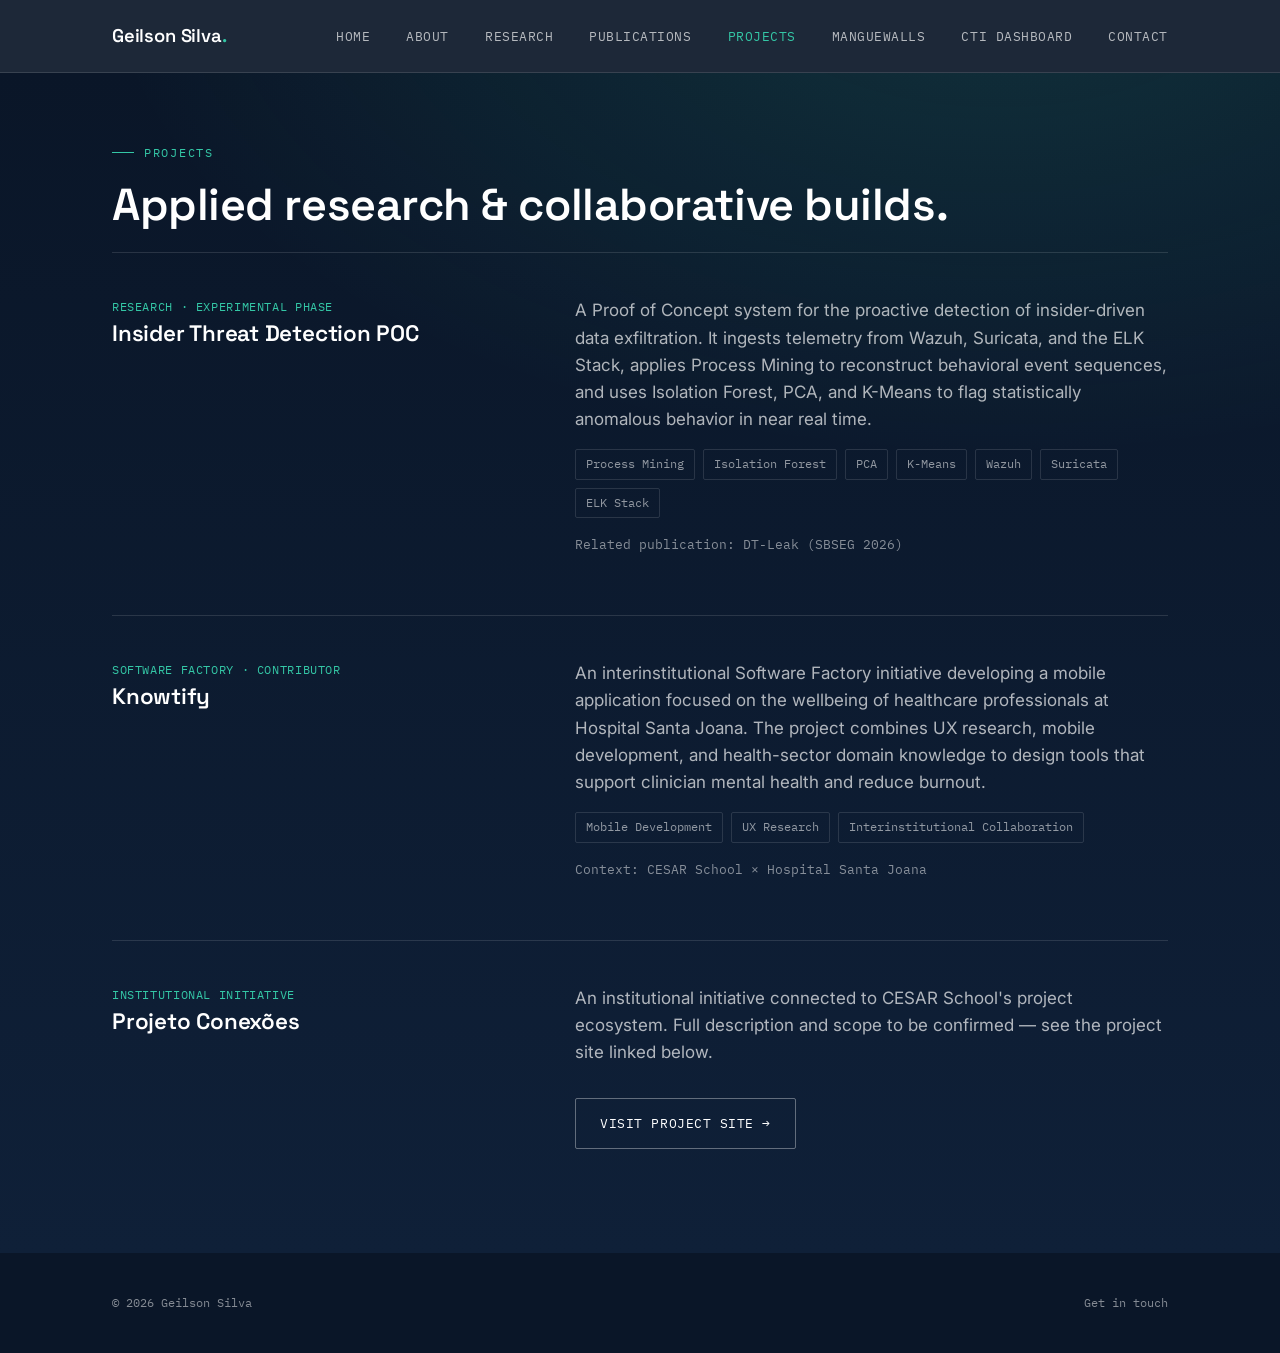
<file: projects.html>
<!DOCTYPE html>
<html lang="en">
<head>
<meta charset="UTF-8">
<meta name="viewport" content="width=device-width, initial-scale=1.0">
<title>Projects — Geilson Silva</title>
<meta name="description" content="Applied research and collaborative development projects by Geilson Silva.">
<link rel="preconnect" href="https://fonts.googleapis.com">
<link href="https://fonts.googleapis.com/css2?family=Space+Grotesk:wght@500;600;700&family=Inter:wght@400;500;600&family=IBM+Plex+Mono:wght@400;500&display=swap" rel="stylesheet">
<link rel="stylesheet" href="style.css">
</head>
<body>

<header class="site-header">
  <div class="container nav">
    <a href="index.html" class="nav-logo">Geilson Silva<span>.</span></a>
    <button class="nav-toggle" aria-label="Toggle menu" aria-expanded="false">☰</button>
    <ul class="nav-links">
      <li><a href="index.html">Home</a></li>
      <li><a href="about.html">About</a></li>
      <li><a href="research.html">Research</a></li>
      <li><a href="publications.html">Publications</a></li>
      <li><a href="projects.html">Projects</a></li>
      <li><a href="manguewalls.html">Manguewalls</a></li>
      <li><a href="cti-dashboard.html">CTI Dashboard</a></li>
      <li><a href="contact.html">Contact</a></li>
    </ul>
  </div>
</header>

<section class="hero" style="padding:70px 0 60px;">
  <div class="container">
    <p class="eyebrow">Projects</p>
    <h1 style="font-size:clamp(2rem,4vw,2.8rem); margin-top:14px;">Applied research &amp; collaborative builds.</h1>
  </div>

  <div class="container">
    <div class="project">
      <div>
        <p class="role">Research · Experimental Phase</p>
        <h3>Insider Threat Detection POC</h3>
      </div>
      <div>
        <p>A Proof of Concept system for the proactive detection of insider-driven data exfiltration. It ingests telemetry from Wazuh, Suricata, and the ELK Stack, applies Process Mining to reconstruct behavioral event sequences, and uses Isolation Forest, PCA, and K-Means to flag statistically anomalous behavior in near real time.</p>
        <div class="stack">
          <span>Process Mining</span><span>Isolation Forest</span><span>PCA</span><span>K-Means</span><span>Wazuh</span><span>Suricata</span><span>ELK Stack</span>
        </div>
        <p style="margin-top:16px; color:rgba(255,255,255,0.5); font-family:var(--font-mono); font-size:0.82rem;">Related publication: DT-Leak (SBSEG 2026)</p>
      </div>
    </div>

    <div class="project">
      <div>
        <p class="role">Software Factory · Contributor</p>
        <h3>Knowtify</h3>
      </div>
      <div>
        <p>An interinstitutional Software Factory initiative developing a mobile application focused on the wellbeing of healthcare professionals at Hospital Santa Joana. The project combines UX research, mobile development, and health-sector domain knowledge to design tools that support clinician mental health and reduce burnout.</p>
        <div class="stack">
          <span>Mobile Development</span><span>UX Research</span><span>Interinstitutional Collaboration</span>
        </div>
        <p style="margin-top:16px; color:rgba(255,255,255,0.5); font-family:var(--font-mono); font-size:0.82rem;">Context: CESAR School × Hospital Santa Joana</p>
      </div>
    </div>

    <div class="project">
      <div>
        <p class="role">Institutional Initiative</p>
        <h3>Projeto Conexões</h3>
      </div>
      <div>
        <p>An institutional initiative connected to CESAR School's project ecosystem. Full description and scope to be confirmed — see the project site linked below.</p>
        <a href="https://sites.google.com/cesar.org.br/projeto-conexoes" target="_blank" rel="noopener" class="btn btn-ghost" style="margin-top:16px;">Visit Project Site →</a>
      </div>
    </div>
  </div>
</section>

<footer class="site-footer">
  <div class="container footer-row">
    <span>© 2026 Geilson Silva</span>
    <span><a href="contact.html">Get in touch</a></span>
  </div>
</footer>

<script src="script.js"></script>
</body>
</html>
</file>
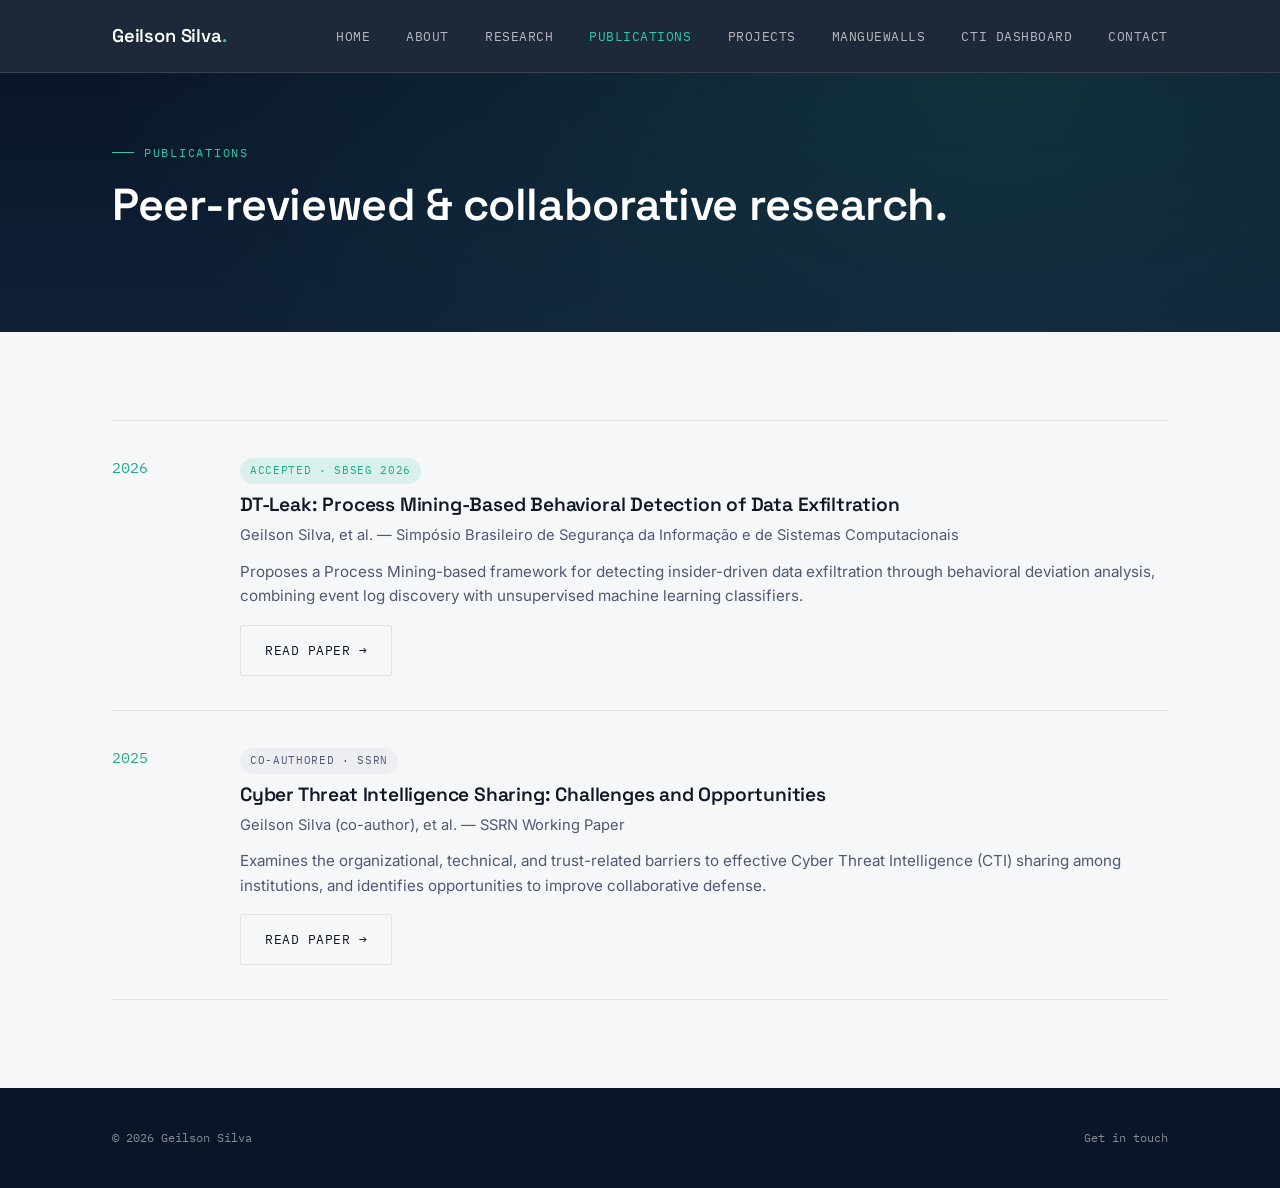
<file: publications.html>
<!DOCTYPE html>
<html lang="en">
<head>
<meta charset="UTF-8">
<meta name="viewport" content="width=device-width, initial-scale=1.0">
<title>Publications — Geilson Silva</title>
<meta name="description" content="Peer-reviewed and collaborative research publications by Geilson Silva.">
<link rel="preconnect" href="https://fonts.googleapis.com">
<link href="https://fonts.googleapis.com/css2?family=Space+Grotesk:wght@500;600;700&family=Inter:wght@400;500;600&family=IBM+Plex+Mono:wght@400;500&display=swap" rel="stylesheet">
<link rel="stylesheet" href="style.css">
</head>
<body>

<header class="site-header">
  <div class="container nav">
    <a href="index.html" class="nav-logo">Geilson Silva<span>.</span></a>
    <button class="nav-toggle" aria-label="Toggle menu" aria-expanded="false">☰</button>
    <ul class="nav-links">
      <li><a href="index.html">Home</a></li>
      <li><a href="about.html">About</a></li>
      <li><a href="research.html">Research</a></li>
      <li><a href="publications.html">Publications</a></li>
      <li><a href="projects.html">Projects</a></li>
      <li><a href="manguewalls.html">Manguewalls</a></li>
      <li><a href="cti-dashboard.html">CTI Dashboard</a></li>
      <li><a href="contact.html">Contact</a></li>
    </ul>
  </div>
</header>

<section class="hero" style="padding:70px 0 80px;">
  <div class="container">
    <p class="eyebrow">Publications</p>
    <h1 style="font-size:clamp(2rem,4vw,2.8rem); margin-top:14px;">Peer-reviewed &amp; collaborative research.</h1>
  </div>
</section>

<section class="section">
  <div class="container">

    <div class="pub">
      <div class="year">2026</div>
      <div>
        <span class="status-pill">Accepted · SBSEG 2026</span>
        <h3>DT-Leak: Process Mining-Based Behavioral Detection of Data Exfiltration</h3>
        <p class="meta">Geilson Silva, et al. — Simpósio Brasileiro de Segurança da Informação e de Sistemas Computacionais</p>
        <p class="abstract">Proposes a Process Mining-based framework for detecting insider-driven data exfiltration through behavioral deviation analysis, combining event log discovery with unsupervised machine learning classifiers.</p>
        <a href="https://www.researchgate.net/publication/410586436_DT-Leak_Process_Mining-Based_Behavioral_Detection_of_Data_Exfiltration" target="_blank" rel="noopener" class="btn btn-ghost-dark">Read Paper →</a>
      </div>
    </div>

    <div class="pub">
      <div class="year">2025</div>
      <div>
        <span class="status-pill" style="background:var(--paper-2); color:var(--slate);">Co-authored · SSRN</span>
        <h3>Cyber Threat Intelligence Sharing: Challenges and Opportunities</h3>
        <p class="meta">Geilson Silva (co-author), et al. — SSRN Working Paper</p>
        <p class="abstract">Examines the organizational, technical, and trust-related barriers to effective Cyber Threat Intelligence (CTI) sharing among institutions, and identifies opportunities to improve collaborative defense.</p>
        <a href="https://papers.ssrn.com/sol3/papers.cfm?abstract_id=5143870" target="_blank" rel="noopener" class="btn btn-ghost-dark">Read Paper →</a>
      </div>
    </div>

  </div>
</section>

<footer class="site-footer">
  <div class="container footer-row">
    <span>© 2026 Geilson Silva</span>
    <span><a href="contact.html">Get in touch</a></span>
  </div>
</footer>

<script src="script.js"></script>
</body>
</html>
</file>
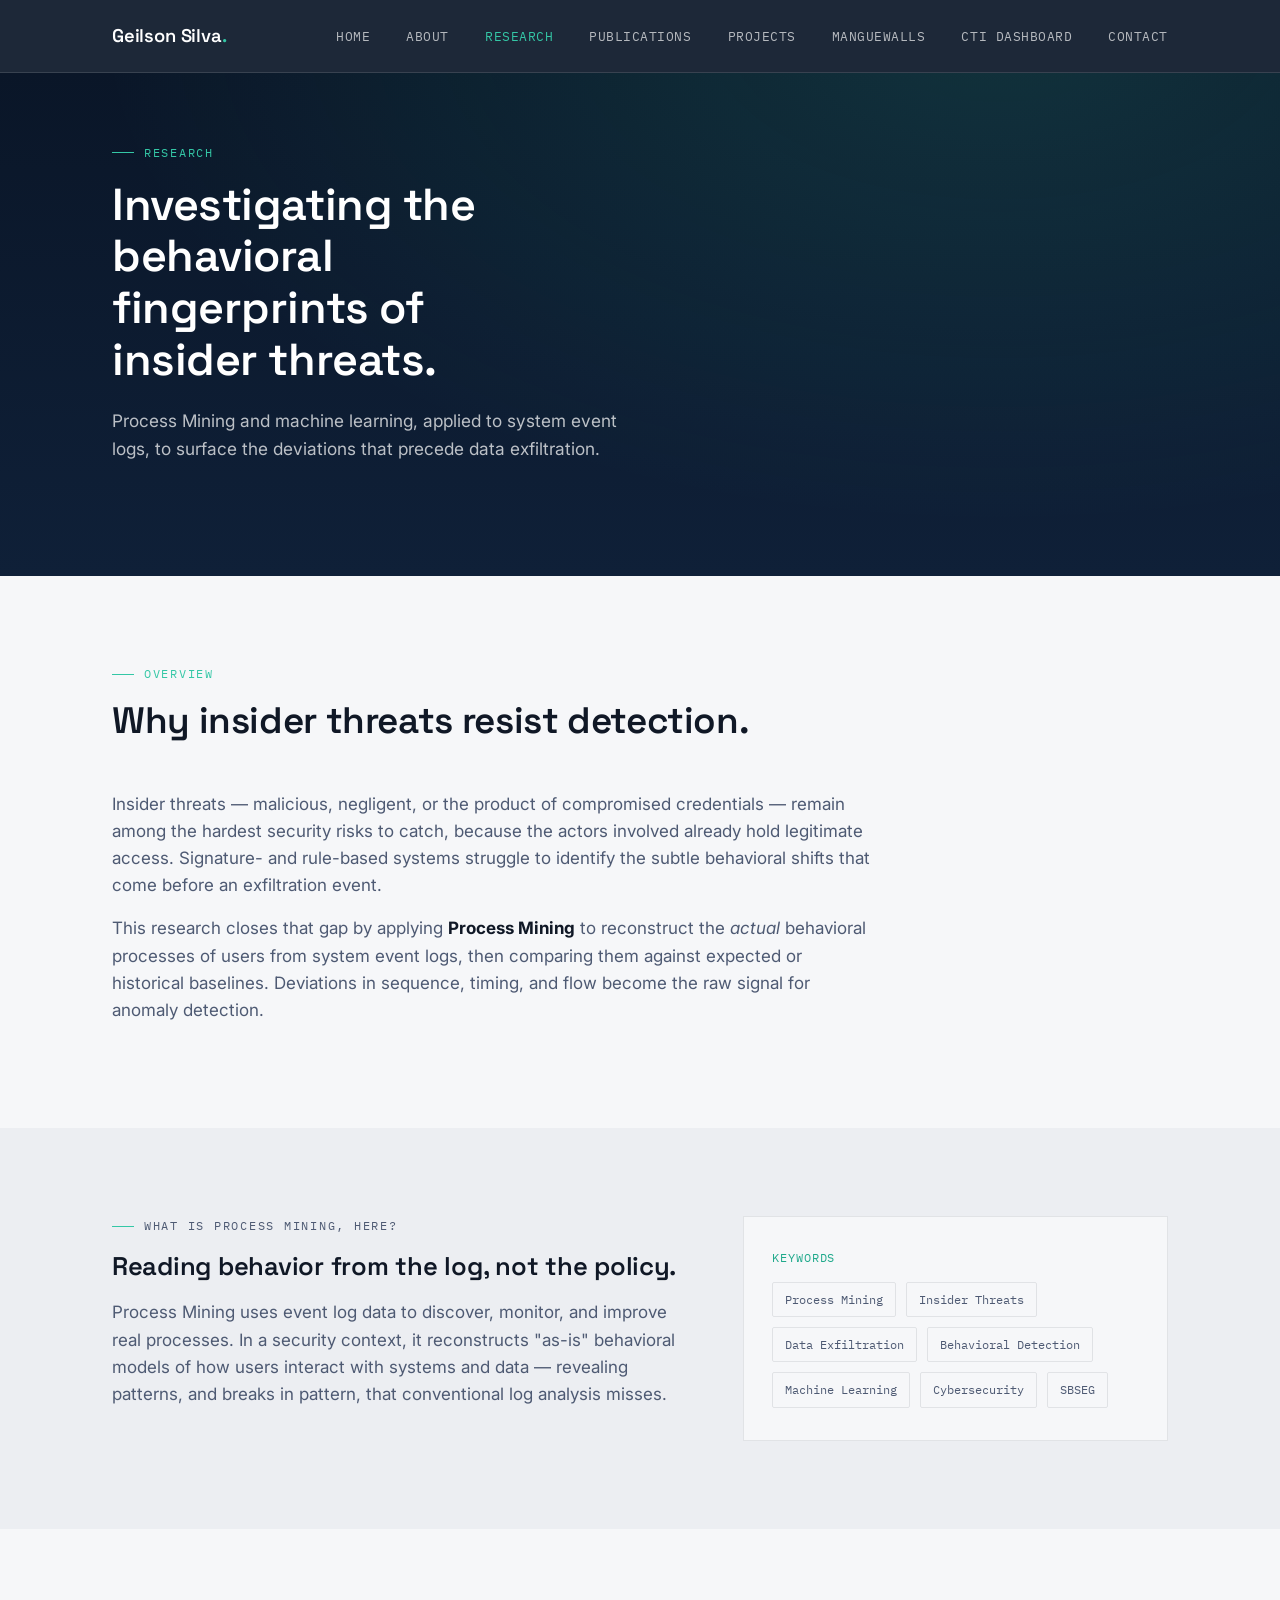
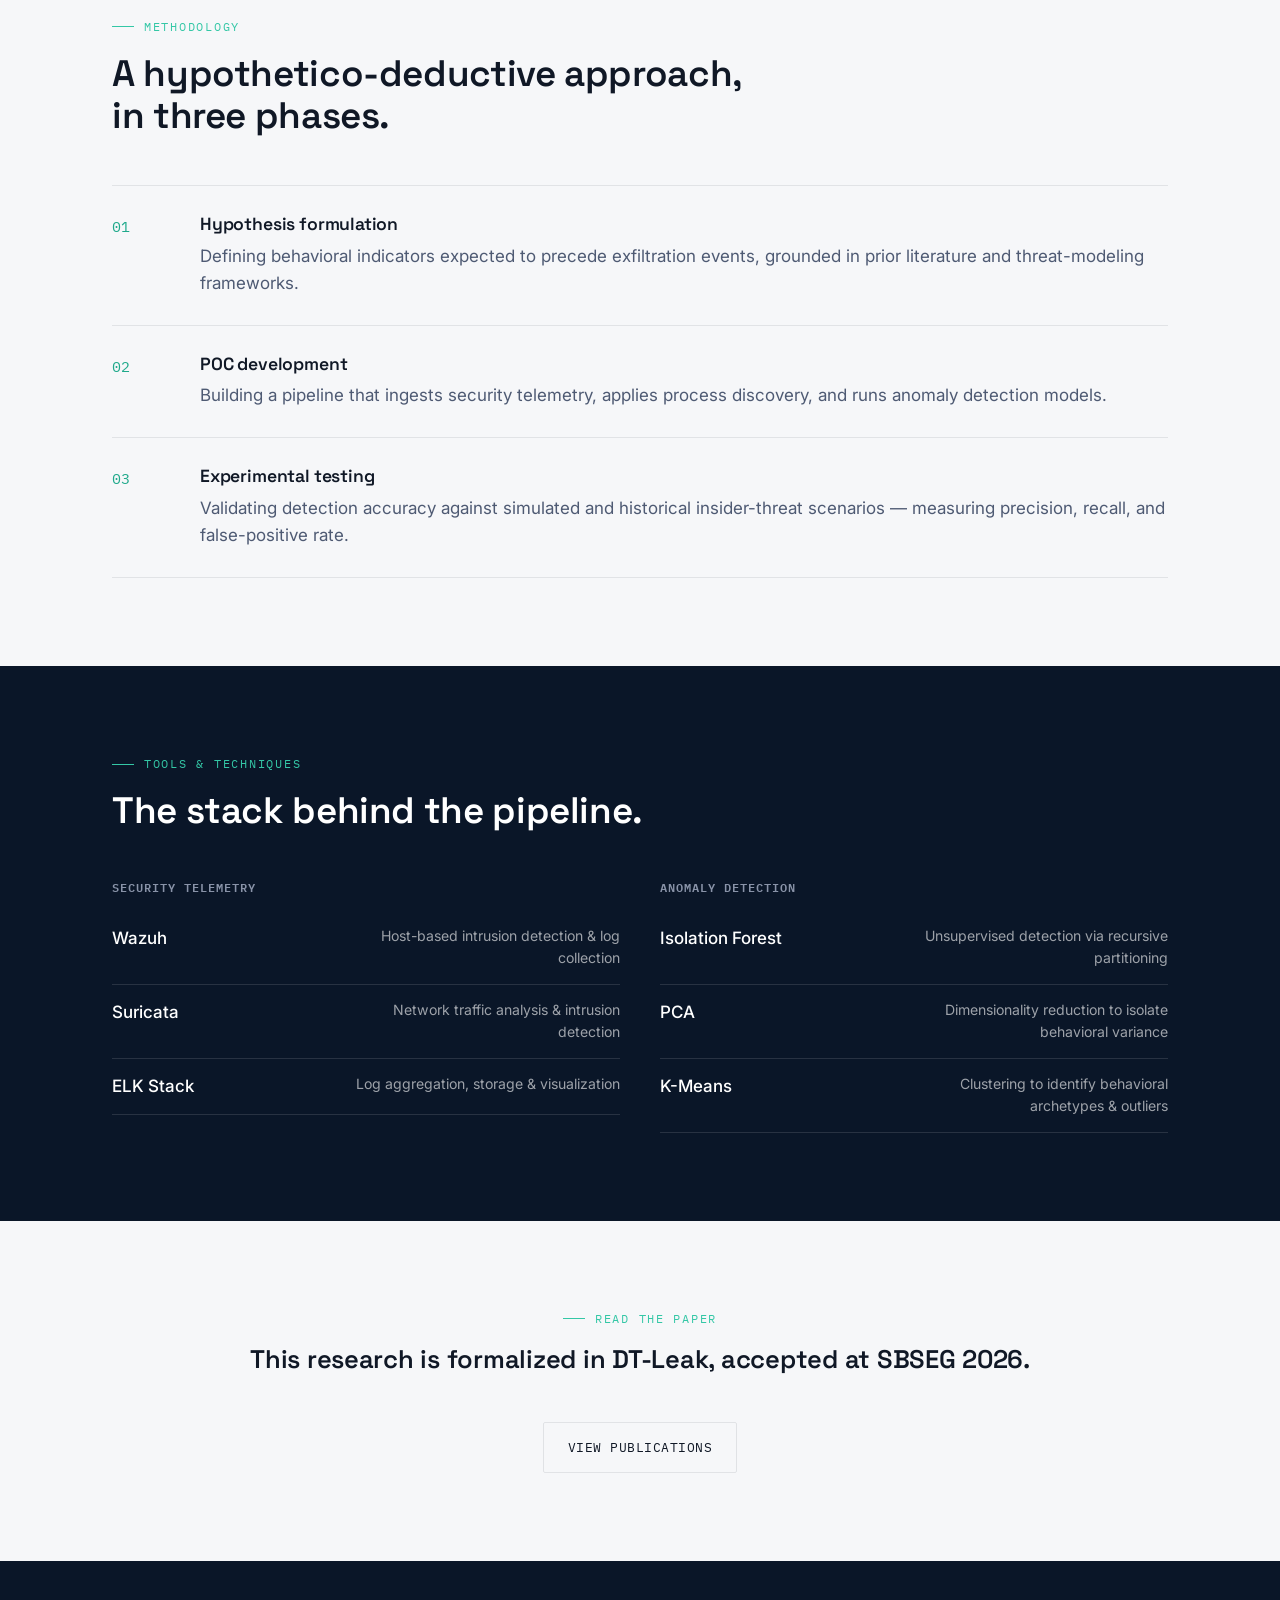
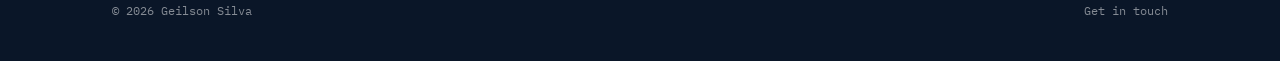
<file: research.html>
<!DOCTYPE html>
<html lang="en">
<head>
<meta charset="UTF-8">
<meta name="viewport" content="width=device-width, initial-scale=1.0">
<title>Research — Geilson Silva</title>
<meta name="description" content="Process Mining-based detection of insider threats and data exfiltration: research overview, methodology, and tools.">
<link rel="preconnect" href="https://fonts.googleapis.com">
<link href="https://fonts.googleapis.com/css2?family=Space+Grotesk:wght@500;600;700&family=Inter:wght@400;500;600&family=IBM+Plex+Mono:wght@400;500&display=swap" rel="stylesheet">
<link rel="stylesheet" href="style.css">
</head>
<body>

<header class="site-header">
  <div class="container nav">
    <a href="index.html" class="nav-logo">Geilson Silva<span>.</span></a>
    <button class="nav-toggle" aria-label="Toggle menu" aria-expanded="false">☰</button>
    <ul class="nav-links">
      <li><a href="index.html">Home</a></li>
      <li><a href="about.html">About</a></li>
      <li><a href="research.html">Research</a></li>
      <li><a href="publications.html">Publications</a></li>
      <li><a href="projects.html">Projects</a></li>
      <li><a href="manguewalls.html">Manguewalls</a></li>
      <li><a href="cti-dashboard.html">CTI Dashboard</a></li>
      <li><a href="contact.html">Contact</a></li>
    </ul>
  </div>
</header>

<section class="hero" style="padding:70px 0 80px;">
  <div class="container">
    <p class="eyebrow">Research</p>
    <h1 style="font-size:clamp(2rem,4vw,2.8rem); margin-top:14px; max-width:16ch;">Investigating the behavioral fingerprints of insider threats.</h1>
    <p class="hero-sub" style="margin-top:18px;">Process Mining and machine learning, applied to system event logs, to surface the deviations that precede data exfiltration.</p>
  </div>
</section>

<section class="section">
  <div class="container">
    <div class="section-head">
      <p class="eyebrow">Overview</p>
      <h2>Why insider threats resist detection.</h2>
    </div>
    <div class="prose" style="max-width:760px;">
      <p>Insider threats — malicious, negligent, or the product of compromised credentials — remain among the hardest security risks to catch, because the actors involved already hold legitimate access. Signature- and rule-based systems struggle to identify the subtle behavioral shifts that come before an exfiltration event.</p>
      <p>This research closes that gap by applying <strong>Process Mining</strong> to reconstruct the <em>actual</em> behavioral processes of users from system event logs, then comparing them against expected or historical baselines. Deviations in sequence, timing, and flow become the raw signal for anomaly detection.</p>
    </div>
  </div>
</section>

<section class="section section-alt">
  <div class="container split">
    <div class="prose">
      <p class="eyebrow">What is Process Mining, here?</p>
      <h2 style="margin-top:14px; font-size:1.6rem;">Reading behavior from the log, not the policy.</h2>
      <p style="margin-top:18px;">Process Mining uses event log data to discover, monitor, and improve real processes. In a security context, it reconstructs "as-is" behavioral models of how users interact with systems and data — revealing patterns, and breaks in pattern, that conventional log analysis misses.</p>
    </div>
    <div class="card" style="border:1px solid var(--border);">
      <p class="tag">Keywords</p>
      <div class="keywords" style="margin-top:14px;">
        <span class="keyword">Process Mining</span>
        <span class="keyword">Insider Threats</span>
        <span class="keyword">Data Exfiltration</span>
        <span class="keyword">Behavioral Detection</span>
        <span class="keyword">Machine Learning</span>
        <span class="keyword">Cybersecurity</span>
        <span class="keyword">SBSEG</span>
      </div>
    </div>
  </div>
</section>

<section class="section">
  <div class="container">
    <div class="section-head">
      <p class="eyebrow">Methodology</p>
      <h2>A hypothetico-deductive approach, in three phases.</h2>
    </div>
    <ul class="steps">
      <li class="step">
        <span class="num">01</span>
        <div>
          <h3>Hypothesis formulation</h3>
          <p>Defining behavioral indicators expected to precede exfiltration events, grounded in prior literature and threat-modeling frameworks.</p>
        </div>
      </li>
      <li class="step">
        <span class="num">02</span>
        <div>
          <h3>POC development</h3>
          <p>Building a pipeline that ingests security telemetry, applies process discovery, and runs anomaly detection models.</p>
        </div>
      </li>
      <li class="step">
        <span class="num">03</span>
        <div>
          <h3>Experimental testing</h3>
          <p>Validating detection accuracy against simulated and historical insider-threat scenarios — measuring precision, recall, and false-positive rate.</p>
        </div>
      </li>
    </ul>
  </div>
</section>

<section class="section section-dark">
  <div class="container">
    <div class="section-head">
      <p class="eyebrow">Tools &amp; Techniques</p>
      <h2 style="margin-top:14px;">The stack behind the pipeline.</h2>
    </div>
    <div class="tool-cols">
      <div class="tool-list">
        <h4>Security Telemetry</h4>
        <div class="tool-item" style="border-color:var(--border-dark);">
          <span class="name">Wazuh</span>
          <span class="desc" style="color:rgba(255,255,255,0.6);">Host-based intrusion detection &amp; log collection</span>
        </div>
        <div class="tool-item" style="border-color:var(--border-dark);">
          <span class="name">Suricata</span>
          <span class="desc" style="color:rgba(255,255,255,0.6);">Network traffic analysis &amp; intrusion detection</span>
        </div>
        <div class="tool-item" style="border-color:var(--border-dark);">
          <span class="name">ELK Stack</span>
          <span class="desc" style="color:rgba(255,255,255,0.6);">Log aggregation, storage &amp; visualization</span>
        </div>
      </div>
      <div class="tool-list">
        <h4>Anomaly Detection</h4>
        <div class="tool-item" style="border-color:var(--border-dark);">
          <span class="name">Isolation Forest</span>
          <span class="desc" style="color:rgba(255,255,255,0.6);">Unsupervised detection via recursive partitioning</span>
        </div>
        <div class="tool-item" style="border-color:var(--border-dark);">
          <span class="name">PCA</span>
          <span class="desc" style="color:rgba(255,255,255,0.6);">Dimensionality reduction to isolate behavioral variance</span>
        </div>
        <div class="tool-item" style="border-color:var(--border-dark);">
          <span class="name">K-Means</span>
          <span class="desc" style="color:rgba(255,255,255,0.6);">Clustering to identify behavioral archetypes &amp; outliers</span>
        </div>
      </div>
    </div>
  </div>
</section>

<section class="section text-center">
  <div class="container">
    <p class="eyebrow" style="justify-content:center;">Read the paper</p>
    <h2 style="margin-top:14px;">This research is formalized in DT-Leak, accepted at SBSEG 2026.</h2>
    <div class="mt-lg">
      <a href="publications.html" class="btn btn-ghost-dark">View Publications</a>
    </div>
  </div>
</section>

<footer class="site-footer">
  <div class="container footer-row">
    <span>© 2026 Geilson Silva</span>
    <span><a href="contact.html">Get in touch</a></span>
  </div>
</footer>

<script src="script.js"></script>
</body>
</html>
</file>
<file: style.css>
/* ==========================================================================
   Geilson Silva — Academic Site
   Design tokens
   ========================================================================== */

:root {
  /* Color */
  --bg-dark: #0A1628;
  --bg-dark-2: #0F2038;
  --paper: #F6F7F9;
  --paper-2: #ECEEF2;
  --ink: #101826;
  --slate: #4E5A73;
  --slate-light: #8993A8;
  --accent: #34C7A6;
  --accent-strong: #1FA98B;
  --accent-dim: rgba(52, 199, 166, 0.14);
  --gold: #D9A85C;
  --border: rgba(16, 24, 38, 0.09);
  --border-dark: rgba(255, 255, 255, 0.12);
  --white: #FFFFFF;

  /* Type */
  --font-display: 'Space Grotesk', 'IBM Plex Sans', sans-serif;
  --font-body: 'Inter', -apple-system, BlinkMacSystemFont, sans-serif;
  --font-mono: 'IBM Plex Mono', 'SFMono-Regular', Consolas, monospace;

  /* Layout */
  --max-width: 1120px;
  --radius: 2px;
}

* { box-sizing: border-box; }

html {
  scroll-behavior: smooth;
}

@media (prefers-reduced-motion: reduce) {
  html { scroll-behavior: auto; }
  *, *::before, *::after {
    animation-duration: 0.01ms !important;
    animation-iteration-count: 1 !important;
    transition-duration: 0.01ms !important;
  }
}

body {
  margin: 0;
  font-family: var(--font-body);
  color: var(--ink);
  background: var(--paper);
  font-size: 17px;
  line-height: 1.6;
  -webkit-font-smoothing: antialiased;
}

h1, h2, h3, h4 {
  font-family: var(--font-display);
  font-weight: 600;
  line-height: 1.15;
  letter-spacing: -0.01em;
  margin: 0;
}

p { margin: 0 0 1rem 0; }
a { color: inherit; }

.container {
  max-width: var(--max-width);
  margin: 0 auto;
  padding: 0 32px;
}

.eyebrow {
  font-family: var(--font-mono);
  font-size: 0.78rem;
  letter-spacing: 0.14em;
  text-transform: uppercase;
  color: var(--accent);
  display: flex;
  align-items: center;
  gap: 10px;
}

.eyebrow::before {
  content: "";
  width: 22px;
  height: 1px;
  background: var(--accent);
  display: inline-block;
}

/* ==========================================================================
   Navigation
   ========================================================================== */

.site-header {
  position: sticky;
  top: 0;
  z-index: 100;
  background: rgba(10, 22, 40, 0.92);
  backdrop-filter: blur(10px);
  border-bottom: 1px solid var(--border-dark);
}

.nav {
  display: flex;
  align-items: center;
  justify-content: space-between;
  height: 72px;
}

.nav-logo {
  font-family: var(--font-display);
  font-weight: 600;
  font-size: 1.15rem;
  color: var(--white);
  text-decoration: none;
  letter-spacing: -0.01em;
}
.nav-logo span { color: var(--accent); }

.nav-links {
  display: flex;
  gap: 36px;
  list-style: none;
  margin: 0;
  padding: 0;
}

.nav-links a {
  font-family: var(--font-mono);
  font-size: 0.82rem;
  letter-spacing: 0.04em;
  text-transform: uppercase;
  color: rgba(255,255,255,0.68);
  text-decoration: none;
  padding: 6px 0;
  border-bottom: 1px solid transparent;
  transition: color 0.2s ease, border-color 0.2s ease;
}

.nav-links a:hover,
.nav-links a:focus-visible {
  color: var(--white);
  border-bottom-color: var(--accent);
}

.nav-links a.active {
  color: var(--accent);
}

.nav-toggle {
  display: none;
  background: none;
  border: 1px solid var(--border-dark);
  border-radius: var(--radius);
  color: var(--white);
  width: 40px;
  height: 40px;
  align-items: center;
  justify-content: center;
  cursor: pointer;
}

@media (max-width: 760px) {
  .nav-links {
    position: absolute;
    top: 72px;
    left: 0;
    right: 0;
    background: var(--bg-dark-2);
    flex-direction: column;
    gap: 0;
    padding: 8px 32px 20px;
    border-bottom: 1px solid var(--border-dark);
    display: none;
  }
  .nav-links.open { display: flex; }
  .nav-links a { padding: 12px 0; border-bottom: 1px solid var(--border-dark); width: 100%; }
  .nav-toggle { display: flex; }
}

*:focus-visible {
  outline: 2px solid var(--accent);
  outline-offset: 3px;
}

/* ==========================================================================
   Buttons
   ========================================================================== */

.btn {
  display: inline-flex;
  align-items: center;
  gap: 8px;
  font-family: var(--font-mono);
  font-size: 0.82rem;
  letter-spacing: 0.04em;
  text-transform: uppercase;
  text-decoration: none;
  padding: 14px 24px;
  border-radius: var(--radius);
  border: 1px solid transparent;
  cursor: pointer;
  transition: transform 0.15s ease, background 0.2s ease, border-color 0.2s ease, color 0.2s ease;
}
.btn:hover { transform: translateY(-1px); }

.btn-primary {
  background: var(--accent);
  color: #06231C;
}
.btn-primary:hover { background: var(--accent-strong); }

.btn-ghost {
  background: transparent;
  border-color: rgba(255,255,255,0.35);
  color: var(--white);
}
.btn-ghost:hover { border-color: var(--accent); color: var(--accent); }

.btn-ghost-dark {
  background: transparent;
  border-color: var(--border);
  color: var(--ink);
}
.btn-ghost-dark:hover { border-color: var(--accent-strong); color: var(--accent-strong); }

/* ==========================================================================
   Hero
   ========================================================================== */

.hero {
  background: radial-gradient(ellipse 900px 500px at 78% -10%, rgba(52,199,166,0.16), transparent),
              linear-gradient(180deg, var(--bg-dark) 0%, var(--bg-dark-2) 100%);
  color: var(--white);
  padding: 96px 0 110px;
  position: relative;
  overflow: hidden;
}

.hero-grid {
  display: grid;
  grid-template-columns: 1.1fr 0.9fr;
  gap: 48px;
  align-items: center;
}

.hero h1 {
  font-size: clamp(2.4rem, 5vw, 3.6rem);
  margin: 18px 0 22px;
  color: var(--white);
}

.hero h1 em {
  font-style: normal;
  color: var(--accent);
}

.hero-sub {
  font-size: 1.08rem;
  color: rgba(255,255,255,0.72);
  max-width: 46ch;
  margin-bottom: 34px;
}

.hero-actions {
  display: flex;
  gap: 16px;
  flex-wrap: wrap;
}

.hero-meta {
  margin-top: 44px;
  display: flex;
  gap: 32px;
  font-family: var(--font-mono);
  font-size: 0.8rem;
  color: rgba(255,255,255,0.5);
}
.hero-meta strong { color: rgba(255,255,255,0.85); font-weight: 500; }

@media (max-width: 860px) {
  .hero-grid { grid-template-columns: 1fr; }
  .hero-meta { flex-direction: column; gap: 10px; }
}

/* ==========================================================================
   Trace graphic (signature element)
   ========================================================================== */

.trace-wrap { display: flex; justify-content: center; }
.trace-svg { width: 100%; max-width: 440px; height: auto; }

.trace-node { fill: rgba(255,255,255,0.85); }
.trace-node.dim { fill: rgba(255,255,255,0.35); }
.trace-node.anomaly { fill: var(--accent); }

.trace-path {
  fill: none;
  stroke: rgba(255,255,255,0.22);
  stroke-width: 1.5;
}

.trace-path.anomaly {
  stroke: var(--accent);
  stroke-width: 2;
  stroke-dasharray: 6 6;
  animation: trace-flow 3.2s linear infinite;
}

@keyframes trace-flow {
  to { stroke-dashoffset: -120; }
}

.trace-label {
  font-family: var(--font-mono);
  font-size: 9px;
  fill: rgba(255,255,255,0.4);
  letter-spacing: 0.05em;
}
.trace-label.anomaly { fill: var(--accent); }

/* ==========================================================================
   Sections
   ========================================================================== */

.section {
  padding: 88px 0;
}

.section-alt {
  background: var(--paper-2);
}

.section-dark {
  background: var(--bg-dark);
  color: var(--white);
}

.section-head {
  max-width: 640px;
  margin-bottom: 48px;
}

.section-head h2 {
  font-size: clamp(1.7rem, 3vw, 2.3rem);
  margin-top: 14px;
}

.section-dark .section-head h2 { color: var(--white); }

.lede {
  font-size: 1.08rem;
  color: var(--slate);
  margin-top: 14px;
}
.section-dark .lede { color: rgba(255,255,255,0.68); }

/* Two column prose + figure */
.split {
  display: grid;
  grid-template-columns: 1.15fr 0.85fr;
  gap: 56px;
  align-items: start;
}
@media (max-width: 860px) {
  .split { grid-template-columns: 1fr; }
}

.prose p { color: var(--slate); }
.prose strong { color: var(--ink); }

.avatar-block {
  aspect-ratio: 4 / 5;
  border-radius: var(--radius);
  background: linear-gradient(155deg, var(--bg-dark) 0%, var(--bg-dark-2) 70%);
  display: flex;
  align-items: center;
  justify-content: center;
  position: relative;
  overflow: hidden;
}
.avatar-block img {
  width: 100%;
  height: 100%;
  object-fit: cover;
  object-position: center 18%;
  display: block;
}
.avatar-block .monogram {
  font-family: var(--font-display);
  font-size: 4.2rem;
  color: rgba(255,255,255,0.92);
  letter-spacing: -0.02em;
}
.avatar-block .monogram span { color: var(--accent); }

.avatar-chip {
  width: 132px;
  height: 132px;
  border-radius: 50%;
  overflow: hidden;
  border: 2px solid rgba(255,255,255,0.18);
  flex-shrink: 0;
}
.avatar-chip img {
  width: 100%;
  height: 100%;
  object-fit: cover;
  object-position: center 18%;
  display: block;
}
.avatar-note {
  font-family: var(--font-mono);
  font-size: 0.72rem;
  color: var(--slate-light);
  margin-top: 10px;
  text-align: center;
}

/* Highlight cards */
.card-grid {
  display: grid;
  grid-template-columns: repeat(3, 1fr);
  gap: 1px;
  background: var(--border);
  border: 1px solid var(--border);
}
@media (max-width: 760px) {
  .card-grid { grid-template-columns: 1fr; }
}

.card {
  background: var(--paper);
  padding: 32px 28px;
}

.card .tag {
  font-family: var(--font-mono);
  font-size: 0.72rem;
  letter-spacing: 0.08em;
  text-transform: uppercase;
  color: var(--accent-strong);
}

.card h3 {
  font-size: 1.15rem;
  margin: 12px 0 10px;
}

.card p { color: var(--slate); font-size: 0.95rem; margin: 0; }

/* Timeline / methodology steps */
.steps {
  list-style: none;
  margin: 0;
  padding: 0;
  border-top: 1px solid var(--border);
}

.step {
  display: grid;
  grid-template-columns: 64px 1fr;
  gap: 24px;
  padding: 28px 0;
  border-bottom: 1px solid var(--border);
}

.step .num {
  font-family: var(--font-mono);
  color: var(--accent-strong);
  font-size: 0.95rem;
}

.step h3 { font-size: 1.1rem; margin-bottom: 8px; }
.step p { color: var(--slate); margin: 0; }

/* Tool list */
.tool-cols {
  display: grid;
  grid-template-columns: 1fr 1fr;
  gap: 40px;
}
@media (max-width: 760px) { .tool-cols { grid-template-columns: 1fr; } }

.tool-list h4 {
  font-family: var(--font-mono);
  font-size: 0.78rem;
  text-transform: uppercase;
  letter-spacing: 0.08em;
  color: var(--slate-light);
  margin-bottom: 16px;
}

.tool-item {
  display: flex;
  justify-content: space-between;
  gap: 16px;
  padding: 14px 0;
  border-bottom: 1px solid var(--border);
}
.tool-item .name { font-weight: 500; }
.tool-item .desc { color: var(--slate); font-size: 0.88rem; text-align: right; max-width: 55%; }

/* Keyword strip */
.keywords {
  display: flex;
  flex-wrap: wrap;
  gap: 10px;
  margin-top: 40px;
}
.keyword {
  font-family: var(--font-mono);
  font-size: 0.76rem;
  padding: 7px 12px;
  border: 1px solid var(--border);
  border-radius: var(--radius);
  color: var(--slate);
}

/* Publications */
.pub {
  border-top: 1px solid var(--border);
  padding: 34px 0;
  display: grid;
  grid-template-columns: 100px 1fr;
  gap: 28px;
}
.pub:last-child { border-bottom: 1px solid var(--border); }
@media (max-width: 700px) { .pub { grid-template-columns: 1fr; gap: 12px; } }

.pub .year {
  font-family: var(--font-mono);
  color: var(--accent-strong);
  font-size: 0.95rem;
}
.pub h3 { font-size: 1.2rem; margin-bottom: 8px; }
.pub .meta { color: var(--slate); font-size: 0.92rem; margin-bottom: 12px; }
.pub .abstract { color: var(--slate); font-size: 0.95rem; margin-bottom: 16px; }

.status-pill {
  display: inline-block;
  font-family: var(--font-mono);
  font-size: 0.7rem;
  text-transform: uppercase;
  letter-spacing: 0.06em;
  padding: 4px 10px;
  border-radius: 999px;
  background: var(--accent-dim);
  color: var(--accent-strong);
  margin-bottom: 10px;
}

/* Projects */
.project {
  border-top: 1px solid var(--border-dark);
  padding: 44px 0;
  display: grid;
  grid-template-columns: 1fr 1.4fr;
  gap: 40px;
}
@media (max-width: 800px) { .project { grid-template-columns: 1fr; gap: 16px; } }

.project h3 { font-size: 1.4rem; margin-bottom: 10px; color: var(--white); }
.project .role { font-family: var(--font-mono); font-size: 0.78rem; color: var(--accent); margin-bottom: 4px; text-transform: uppercase; letter-spacing: 0.05em; }
.project p { color: rgba(255,255,255,0.68); }
.stack {
  display: flex;
  flex-wrap: wrap;
  gap: 8px;
  margin-top: 16px;
}
.stack span {
  font-family: var(--font-mono);
  font-size: 0.72rem;
  color: rgba(255,255,255,0.55);
  border: 1px solid var(--border-dark);
  padding: 5px 10px;
  border-radius: var(--radius);
}

/* Talks & media */
.talk-grid {
  display: grid;
  grid-template-columns: 1fr 1fr;
  gap: 16px;
  margin-top: 24px;
}
@media (max-width: 700px) { .talk-grid { grid-template-columns: 1fr; } }

.talk-card {
  display: flex;
  align-items: center;
  gap: 16px;
  padding: 20px 22px;
  border: 1px solid var(--border-dark);
  border-radius: var(--radius);
  text-decoration: none;
  transition: border-color 0.2s ease, background 0.2s ease;
}
.talk-card:hover { border-color: var(--accent); background: rgba(255,255,255,0.03); }

.talk-card .icon {
  width: 38px;
  height: 38px;
  border-radius: 50%;
  background: var(--accent-dim);
  color: var(--accent);
  display: flex;
  align-items: center;
  justify-content: center;
  flex-shrink: 0;
  font-family: var(--font-mono);
  font-size: 0.9rem;
}

.talk-card .label {
  font-family: var(--font-mono);
  font-size: 0.72rem;
  text-transform: uppercase;
  letter-spacing: 0.06em;
  color: var(--accent);
  display: block;
  margin-bottom: 4px;
}

.talk-card .title { color: var(--white); font-weight: 500; font-size: 0.95rem; }

/* CTI Dashboard */
.embed-card {
  border: 1px solid var(--border-dark);
  border-radius: var(--radius);
  overflow: hidden;
  background: var(--bg-dark-2);
}
.embed-card iframe {
  width: 100%;
  height: 640px;
  border: 0;
  display: block;
  background: var(--bg-dark);
}
.embed-fallback {
  padding: 16px 20px;
  border-top: 1px solid var(--border-dark);
  display: flex;
  align-items: center;
  justify-content: space-between;
  gap: 16px;
  flex-wrap: wrap;
}
.embed-fallback p {
  margin: 0;
  font-family: var(--font-mono);
  font-size: 0.8rem;
  color: rgba(255,255,255,0.5);
}
@media (max-width: 600px) {
  .embed-card iframe { height: 420px; }
}

.resource-cols {
  display: grid;
  grid-template-columns: repeat(3, 1fr);
  gap: 40px;
}
@media (max-width: 800px) { .resource-cols { grid-template-columns: 1fr; } }

.resource-col h4 {
  font-family: var(--font-mono);
  font-size: 0.78rem;
  text-transform: uppercase;
  letter-spacing: 0.08em;
  color: var(--slate-light);
  margin-bottom: 16px;
}
.resource-col a {
  display: block;
  padding: 12px 0;
  border-bottom: 1px solid var(--border);
  color: var(--ink);
  text-decoration: none;
  font-size: 0.95rem;
}
.resource-col a:hover { color: var(--accent-strong); }
.resource-col a::after {
  content: " ↗";
  font-size: 0.75rem;
  color: var(--slate-light);
}

/* Contact */
.contact-grid {
  display: grid;
  grid-template-columns: repeat(3, 1fr);
  gap: 1px;
  background: var(--border);
  border: 1px solid var(--border);
  margin-top: 40px;
}
@media (max-width: 700px) { .contact-grid { grid-template-columns: 1fr; } }

.contact-item {
  background: var(--paper);
  padding: 28px;
  text-decoration: none;
  display: block;
  transition: background 0.2s ease;
}
.contact-item:hover { background: var(--white); }
.contact-item .k {
  font-family: var(--font-mono);
  font-size: 0.72rem;
  text-transform: uppercase;
  letter-spacing: 0.06em;
  color: var(--slate-light);
  display: block;
  margin-bottom: 8px;
}
.contact-item .v { font-weight: 500; word-break: break-word; }
.contact-item .v.accent { color: var(--accent-strong); }

/* Footer */
.site-footer {
  background: var(--bg-dark);
  color: rgba(255,255,255,0.5);
  padding: 40px 0;
  font-family: var(--font-mono);
  font-size: 0.78rem;
}
.footer-row {
  display: flex;
  justify-content: space-between;
  align-items: center;
  flex-wrap: wrap;
  gap: 12px;
}
.footer-row a { color: rgba(255,255,255,0.5); text-decoration: none; }
.footer-row a:hover { color: var(--accent); }

/* Utility */
.text-center { text-align: center; }
.mt-lg { margin-top: 48px; }
</file>
